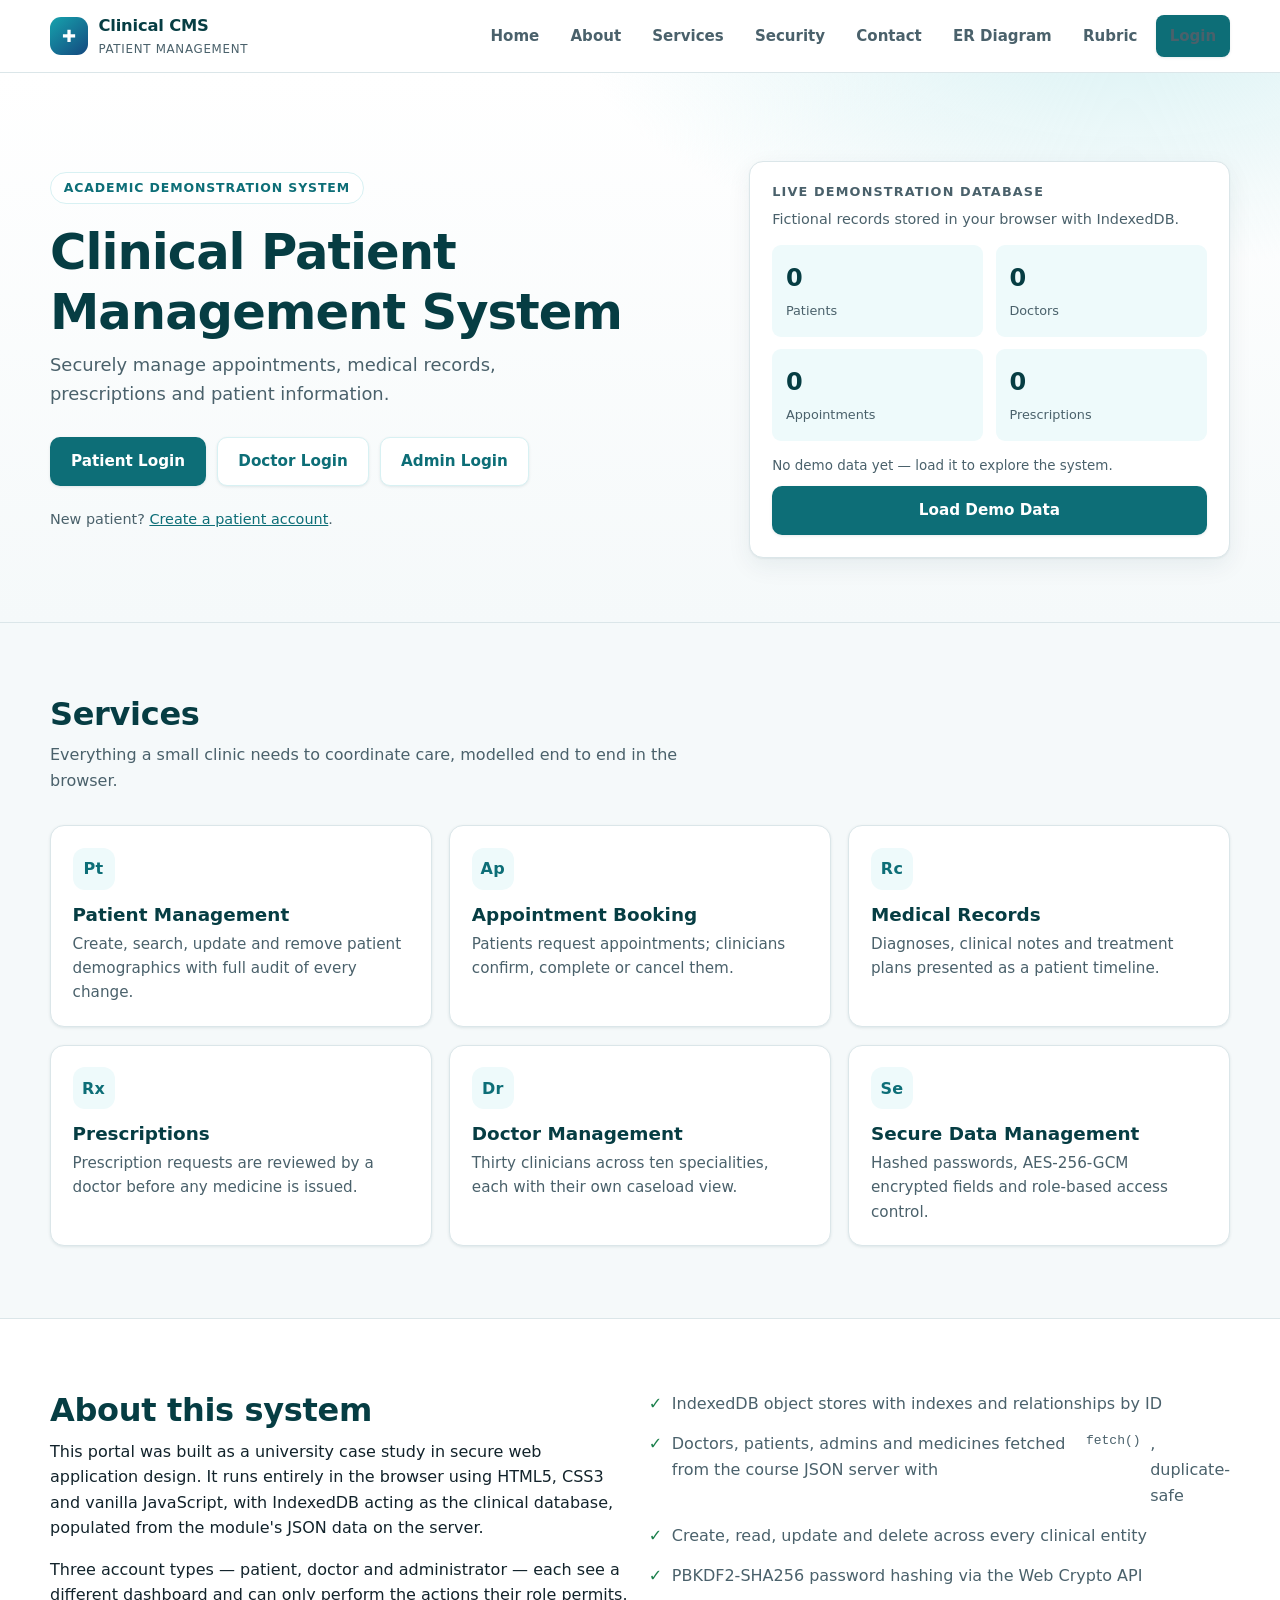
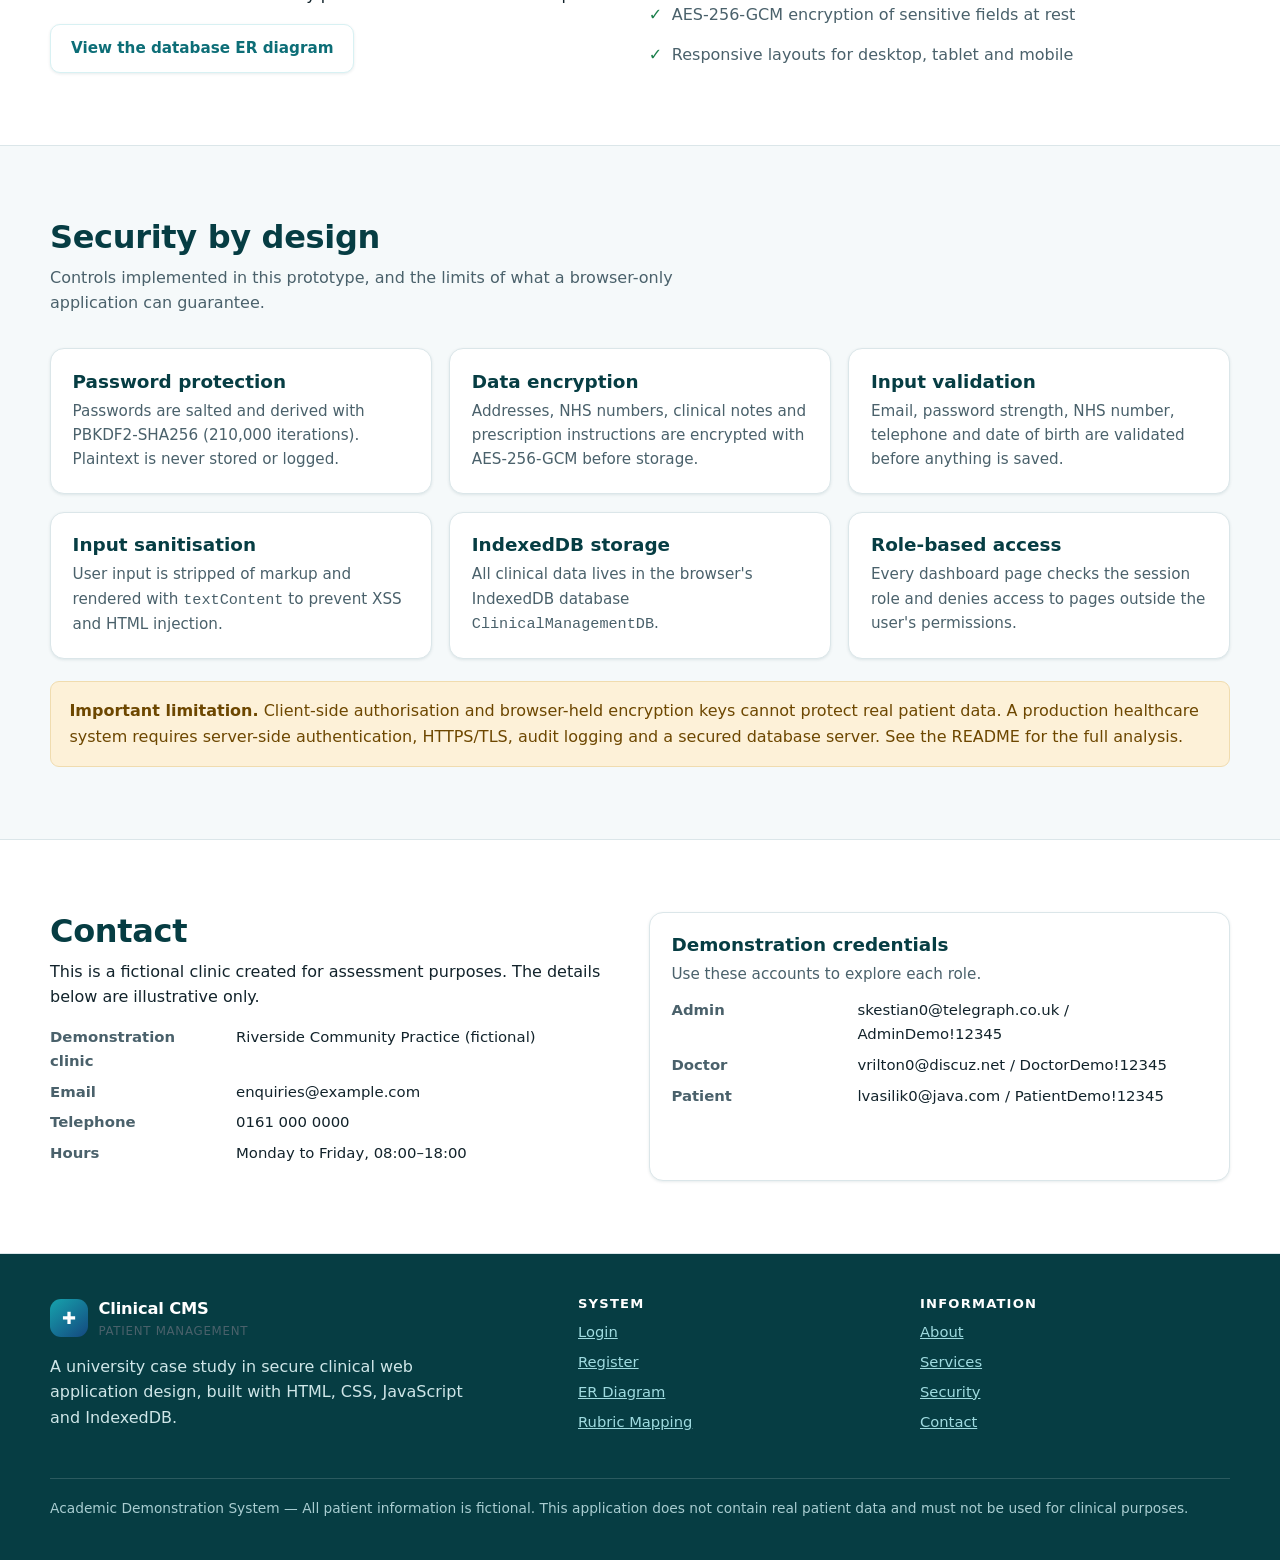
<file: app/clinic-website/index.html>
<!DOCTYPE html>
<html lang="en">
<head>
  <meta charset="utf-8" />
  <meta name="viewport" content="width=device-width, initial-scale=1" />
  <title>Clinical Patient Management System — Academic Demonstration</title>
  <meta name="description" content="Academic demonstration of a clinical patient management portal built with HTML, CSS, vanilla JavaScript and IndexedDB. All patient data is fictional." />
  <link rel="stylesheet" href="./css/style.css" />
  <link rel="stylesheet" href="./css/dashboard.css" />
  <link rel="stylesheet" href="./css/responsive.css" />
</head>
<body>
  <a class="skip-link" href="#main">Skip to main content</a>

  <header class="site-header">
    <div class="container">
      <a class="brand" href="index.html">
        <span class="brand-mark" aria-hidden="true">✚</span>
        <span class="brand-name">Clinical CMS<span class="brand-sub">Patient Management</span></span>
      </a>
      <button class="nav-toggle" type="button" aria-label="Toggle navigation">☰</button>
      <nav class="main-nav" aria-label="Main navigation">
        <a href="#home">Home</a>
        <a href="#about">About</a>
        <a href="#services">Services</a>
        <a href="#security">Security</a>
        <a href="#contact">Contact</a>
        <a href="er-diagram.html">ER Diagram</a>
        <a href="rubric.html">Rubric</a>
        <a class="btn btn-primary" href="login.html">Login</a>
      </nav>
    </div>
  </header>

  <main id="main">
    <!-- ---------------- Hero ---------------- -->
    <section class="hero" id="home">
      <div class="container hero-grid">
        <div>
          <span class="eyebrow">Academic demonstration system</span>
          <h1>Clinical Patient Management System</h1>
          <p class="lead">Securely manage appointments, medical records, prescriptions and patient information.</p>
          <div class="hero-actions">
            <a class="btn btn-primary" href="login.html?role=patient">Patient Login</a>
            <a class="btn btn-secondary" href="login.html?role=doctor">Doctor Login</a>
            <a class="btn btn-secondary" href="login.html?role=admin">Admin Login</a>
          </div>
          <p style="margin-top:1.4rem;font-size:.9rem;color:var(--ink-soft)">
            New patient? <a href="register.html">Create a patient account</a>.
          </p>
        </div>
        <aside class="hero-panel">
          <h3>Live demonstration database</h3>
          <p style="font-size:.9rem;color:var(--ink-soft);margin:.4rem 0 0">
            Fictional records stored in your browser with IndexedDB.
          </p>
          <div class="mini-stats" id="home-stats">
            <div class="mini-stat"><strong id="stat-patients">—</strong><span>Patients</span></div>
            <div class="mini-stat"><strong id="stat-doctors">—</strong><span>Doctors</span></div>
            <div class="mini-stat"><strong id="stat-appointments">—</strong><span>Appointments</span></div>
            <div class="mini-stat"><strong id="stat-prescriptions">—</strong><span>Prescriptions</span></div>
          </div>
          <p id="seed-status" style="font-size:.84rem;color:var(--ink-soft);margin:.9rem 0 .6rem">Checking local database…</p>
          <button class="btn btn-primary btn-block" id="load-demo" type="button">Load Demo Data</button>
        </aside>
      </div>
    </section>

    <!-- ---------------- Services ---------------- -->
    <section class="section" id="services">
      <div class="container">
        <div class="section-head">
          <h2>Services</h2>
          <p>Everything a small clinic needs to coordinate care, modelled end to end in the browser.</p>
        </div>
        <div class="grid-3">
          <article class="card"><div class="card-icon" aria-hidden="true">Pt</div><h3>Patient Management</h3><p>Create, search, update and remove patient demographics with full audit of every change.</p></article>
          <article class="card"><div class="card-icon" aria-hidden="true">Ap</div><h3>Appointment Booking</h3><p>Patients request appointments; clinicians confirm, complete or cancel them.</p></article>
          <article class="card"><div class="card-icon" aria-hidden="true">Rc</div><h3>Medical Records</h3><p>Diagnoses, clinical notes and treatment plans presented as a patient timeline.</p></article>
          <article class="card"><div class="card-icon" aria-hidden="true">Rx</div><h3>Prescriptions</h3><p>Prescription requests are reviewed by a doctor before any medicine is issued.</p></article>
          <article class="card"><div class="card-icon" aria-hidden="true">Dr</div><h3>Doctor Management</h3><p>Thirty clinicians across ten specialities, each with their own caseload view.</p></article>
          <article class="card"><div class="card-icon" aria-hidden="true">Se</div><h3>Secure Data Management</h3><p>Hashed passwords, AES-256-GCM encrypted fields and role-based access control.</p></article>
        </div>
      </div>
    </section>

    <!-- ---------------- About ---------------- -->
    <section class="section section-alt" id="about">
      <div class="container grid-2">
        <div>
          <h2>About this system</h2>
          <p>This portal was built as a university case study in secure web application design. It runs entirely in the browser using HTML5, CSS3 and vanilla JavaScript, with IndexedDB acting as the clinical database, populated from the module's JSON data on the server.</p>
          <p>Three account types — patient, doctor and administrator — each see a different dashboard and can only perform the actions their role permits.</p>
          <a class="btn btn-secondary" href="er-diagram.html">View the database ER diagram</a>
        </div>
        <ul class="check-list">
          <li>IndexedDB object stores with indexes and relationships by ID</li>
          <li>Doctors, patients, admins and medicines fetched from the course JSON server with <code>fetch()</code>, duplicate-safe</li>
          <li>Create, read, update and delete across every clinical entity</li>
          <li>PBKDF2-SHA256 password hashing via the Web Crypto API</li>
          <li>AES-256-GCM encryption of sensitive fields at rest</li>
          <li>Responsive layouts for desktop, tablet and mobile</li>
        </ul>
      </div>
    </section>

    <!-- ---------------- Security ---------------- -->
    <section class="section" id="security">
      <div class="container">
        <div class="section-head">
          <h2>Security by design</h2>
          <p>Controls implemented in this prototype, and the limits of what a browser-only application can guarantee.</p>
        </div>
        <div class="grid-3">
          <article class="card"><h3>Password protection</h3><p>Passwords are salted and derived with PBKDF2-SHA256 (210,000 iterations). Plaintext is never stored or logged.</p></article>
          <article class="card"><h3>Data encryption</h3><p>Addresses, NHS numbers, clinical notes and prescription instructions are encrypted with AES-256-GCM before storage.</p></article>
          <article class="card"><h3>Input validation</h3><p>Email, password strength, NHS number, telephone and date of birth are validated before anything is saved.</p></article>
          <article class="card"><h3>Input sanitisation</h3><p>User input is stripped of markup and rendered with <code>textContent</code> to prevent XSS and HTML injection.</p></article>
          <article class="card"><h3>IndexedDB storage</h3><p>All clinical data lives in the browser's IndexedDB database <code>ClinicalManagementDB</code>.</p></article>
          <article class="card"><h3>Role-based access</h3><p>Every dashboard page checks the session role and denies access to pages outside the user's permissions.</p></article>
        </div>
        <div class="note" style="margin-top:1.4rem">
          <strong>Important limitation.</strong> Client-side authorisation and browser-held encryption keys cannot protect real patient data. A production healthcare system requires server-side authentication, HTTPS/TLS, audit logging and a secured database server. See the README for the full analysis.
        </div>
      </div>
    </section>

    <!-- ---------------- Contact ---------------- -->
    <section class="section section-alt" id="contact">
      <div class="container grid-2">
        <div>
          <h2>Contact</h2>
          <p>This is a fictional clinic created for assessment purposes. The details below are illustrative only.</p>
          <dl class="kv">
            <dt>Demonstration clinic</dt><dd>Riverside Community Practice (fictional)</dd>
            <dt>Email</dt><dd>enquiries@example.com</dd>
            <dt>Telephone</dt><dd>0161 000 0000</dd>
            <dt>Hours</dt><dd>Monday to Friday, 08:00–18:00</dd>
          </dl>
        </div>
        <div class="card">
          <h3>Demonstration credentials</h3>
          <p>Use these accounts to explore each role.</p>
          <dl class="kv" style="margin-top:.8rem">
            <dt>Admin</dt><dd>skestian0@telegraph.co.uk / AdminDemo!12345</dd>
            <dt>Doctor</dt><dd>vrilton0@discuz.net / DoctorDemo!12345</dd>
            <dt>Patient</dt><dd>lvasilik0@java.com / PatientDemo!12345</dd>
          </dl>
        </div>
      </div>
    </section>
  </main>

  <footer class="site-footer">
    <div class="container">
      <div class="footer-grid">
        <div>
          <a class="brand" href="index.html" style="color:#fff">
            <span class="brand-mark" aria-hidden="true">✚</span>
            <span class="brand-name">Clinical CMS<span class="brand-sub">Patient Management</span></span>
          </a>
          <p style="margin-top:.8rem;max-width:42ch">A university case study in secure clinical web application design, built with HTML, CSS, JavaScript and IndexedDB.</p>
        </div>
        <div>
          <h4>System</h4>
          <ul>
            <li><a href="login.html">Login</a></li>
            <li><a href="register.html">Register</a></li>
            <li><a href="er-diagram.html">ER Diagram</a></li>
            <li><a href="rubric.html">Rubric Mapping</a></li>
          </ul>
        </div>
        <div>
          <h4>Information</h4>
          <ul>
            <li><a href="#about">About</a></li>
            <li><a href="#services">Services</a></li>
            <li><a href="#security">Security</a></li>
            <li><a href="#contact">Contact</a></li>
          </ul>
        </div>
      </div>
      <p class="disclaimer">Academic Demonstration System — All patient information is fictional. This application does not contain real patient data and must not be used for clinical purposes.</p>
    </div>
  </footer>

  <div id="toast-region" role="status" aria-live="polite"></div>

  <script src="./js/security.js"></script>
  <script src="./js/database.js"></script>
  <script src="./js/encryption.js"></script>
  <script src="./js/validation.js"></script>
  <script src="./js/auth.js"></script>
  <script src="./js/seed.js"></script>
  <script src="./js/data.js"></script>
  <script src="./js/app.js"></script>
  <script>
    /* Home page: show live database counts and offer the seeding action. */
    (async function initHome() {
      const status = document.getElementById("seed-status");
      const button = document.getElementById("load-demo");

      async function refresh() {
        try {
          const [patients, doctors, appointments, prescriptions] = await Promise.all([
            CMS_DB.countRecords("patients"),
            CMS_DB.countRecords("doctors"),
            CMS_DB.countRecords("appointments"),
            CMS_DB.countRecords("prescriptions"),
          ]);
          document.getElementById("stat-patients").textContent = patients;
          document.getElementById("stat-doctors").textContent = doctors;
          document.getElementById("stat-appointments").textContent = appointments;
          document.getElementById("stat-prescriptions").textContent = prescriptions;
          const seeded = await CMS_Seed.isSeeded();
          status.textContent = seeded
            ? "Demo database ready in this browser."
            : "No demo data yet — load it to explore the system.";
          button.disabled = seeded;
          button.textContent = seeded ? "Demo data already loaded" : "Load Demo Data";
        } catch (error) {
          console.error(error);
          status.textContent = "IndexedDB is unavailable in this browser.";
        }
      }

      try {
        await CMS_DB.initDatabase();
        await refresh();
      } catch (error) {
        console.error(error);
        status.textContent = "IndexedDB is unavailable in this browser.";
      }

      button.addEventListener("click", async () => {
        button.disabled = true;
        try {
          await CMS_Seed.loadDemoData((message) => { status.textContent = message; });
          CMS.toast("Demo data loaded successfully.", "success");
        } catch (error) {
          console.error(error);
          CMS.toast("Something went wrong while loading the demo data.", "error");
        }
        await refresh();
      });
    })();
  </script>
</body>
</html>
</file>
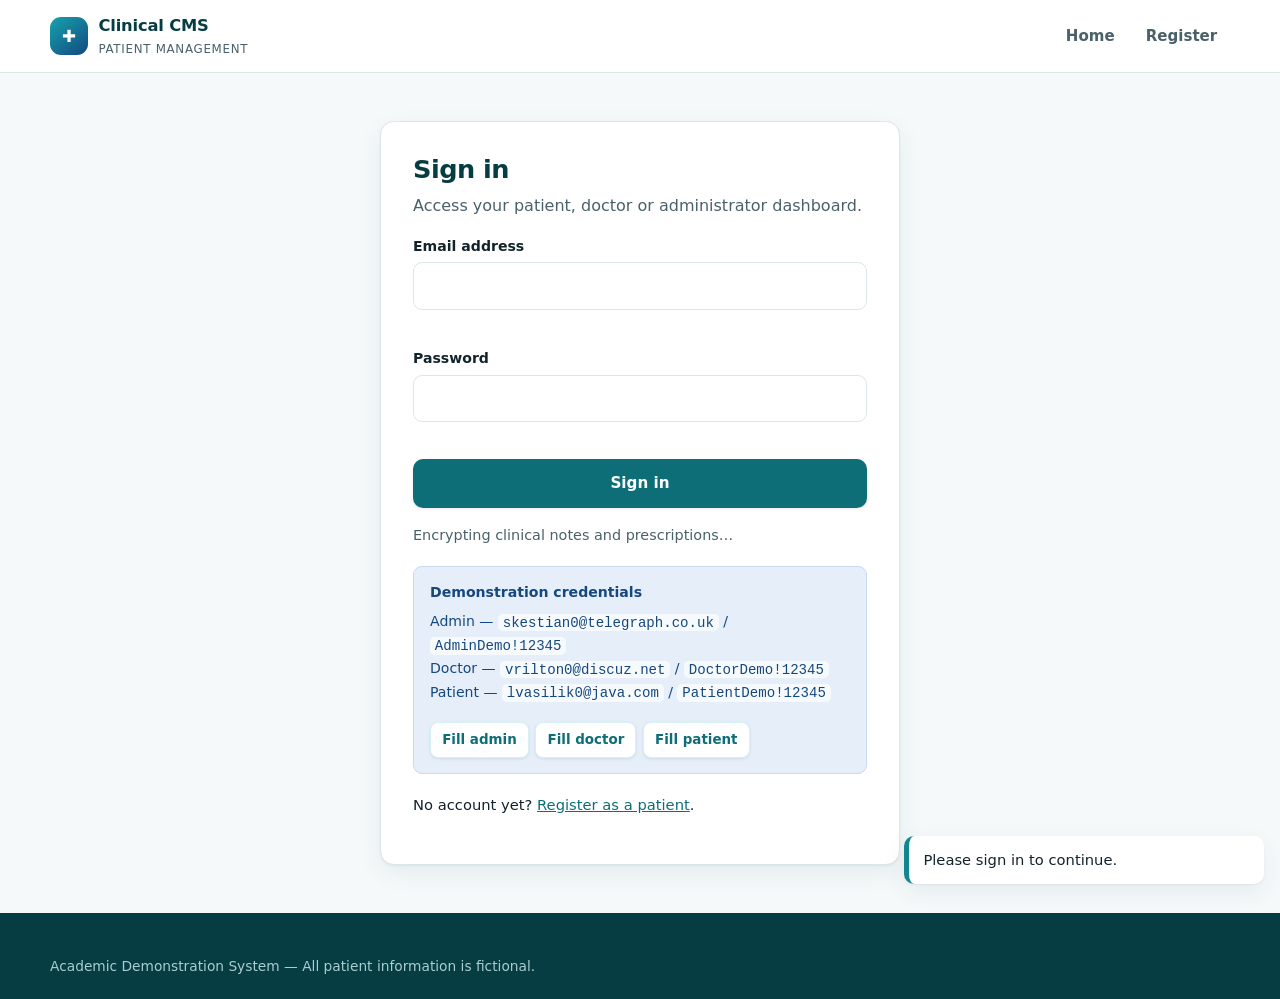
<file: app/clinic-website/admin.html>
<!DOCTYPE html>
<html lang="en">
<head>
  <meta charset="utf-8" />
  <meta name="viewport" content="width=device-width, initial-scale=1" />
  <title>Administrator Dashboard — Clinical Patient Management System</title>
  <meta name="description" content="Administrator Dashboard in the clinical patient management demonstration system. Academic project with fictional data only." />
  <link rel="stylesheet" href="./css/style.css" />
  <link rel="stylesheet" href="./css/dashboard.css" />
  <link rel="stylesheet" href="./css/responsive.css" />
</head>
<body>
  <a class="skip-link" href="#content">Skip to main content</a>
  <div class="app-shell">
    <aside class="sidebar" id="sidebar" aria-label="Sidebar"></aside>
    <div class="scrim" id="scrim" hidden></div>
    <div class="app-main">
      <header class="topbar" id="topbar"></header>
      <main class="content" id="content" tabindex="-1"></main>
      <footer style="padding:1rem 1.6rem;font-size:.82rem;color:var(--ink-soft)">
        Academic Demonstration System — All patient information is fictional.
      </footer>
    </div>
  </div>

  <div id="toast-region" role="status" aria-live="polite"></div>
  <div class="modal-backdrop" id="modal-root" hidden></div>

  <script src="./js/security.js"></script>
  <script src="./js/database.js"></script>
  <script src="./js/encryption.js"></script>
  <script src="./js/validation.js"></script>
  <script src="./js/auth.js"></script>
  <script src="./js/seed.js"></script>
  <script src="./js/data.js"></script>
  <script src="./js/app.js"></script>
  <script src="./js/admin.js"></script>
</body>
</html>
</file>
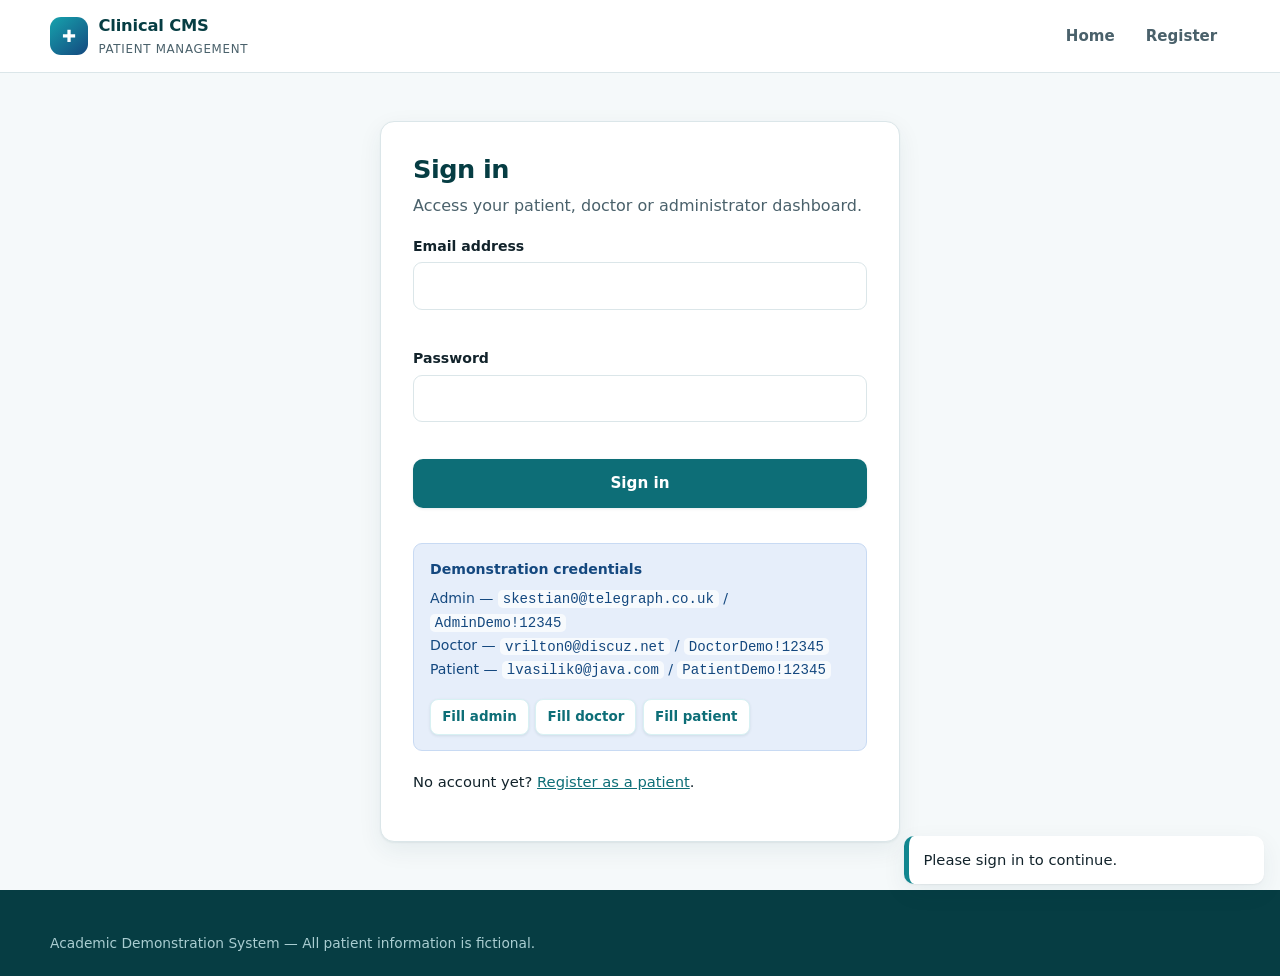
<file: app/clinic-website/appointments.html>
<!DOCTYPE html>
<html lang="en">
<head>
  <meta charset="utf-8" />
  <meta name="viewport" content="width=device-width, initial-scale=1" />
  <title>Appointments — Clinical Patient Management System</title>
  <meta name="description" content="Appointments in the clinical patient management demonstration system. Academic project with fictional data only." />
  <link rel="stylesheet" href="./css/style.css" />
  <link rel="stylesheet" href="./css/dashboard.css" />
  <link rel="stylesheet" href="./css/responsive.css" />
</head>
<body>
  <a class="skip-link" href="#content">Skip to main content</a>
  <div class="app-shell">
    <aside class="sidebar" id="sidebar" aria-label="Sidebar"></aside>
    <div class="scrim" id="scrim" hidden></div>
    <div class="app-main">
      <header class="topbar" id="topbar"></header>
      <main class="content" id="content" tabindex="-1"></main>
      <footer style="padding:1rem 1.6rem;font-size:.82rem;color:var(--ink-soft)">
        Academic Demonstration System — All patient information is fictional.
      </footer>
    </div>
  </div>

  <div id="toast-region" role="status" aria-live="polite"></div>
  <div class="modal-backdrop" id="modal-root" hidden></div>

  <script src="./js/security.js"></script>
  <script src="./js/database.js"></script>
  <script src="./js/encryption.js"></script>
  <script src="./js/validation.js"></script>
  <script src="./js/auth.js"></script>
  <script src="./js/seed.js"></script>
  <script src="./js/data.js"></script>
  <script src="./js/app.js"></script>
  <script src="./js/appointments.js"></script>
</body>
</html>
</file>
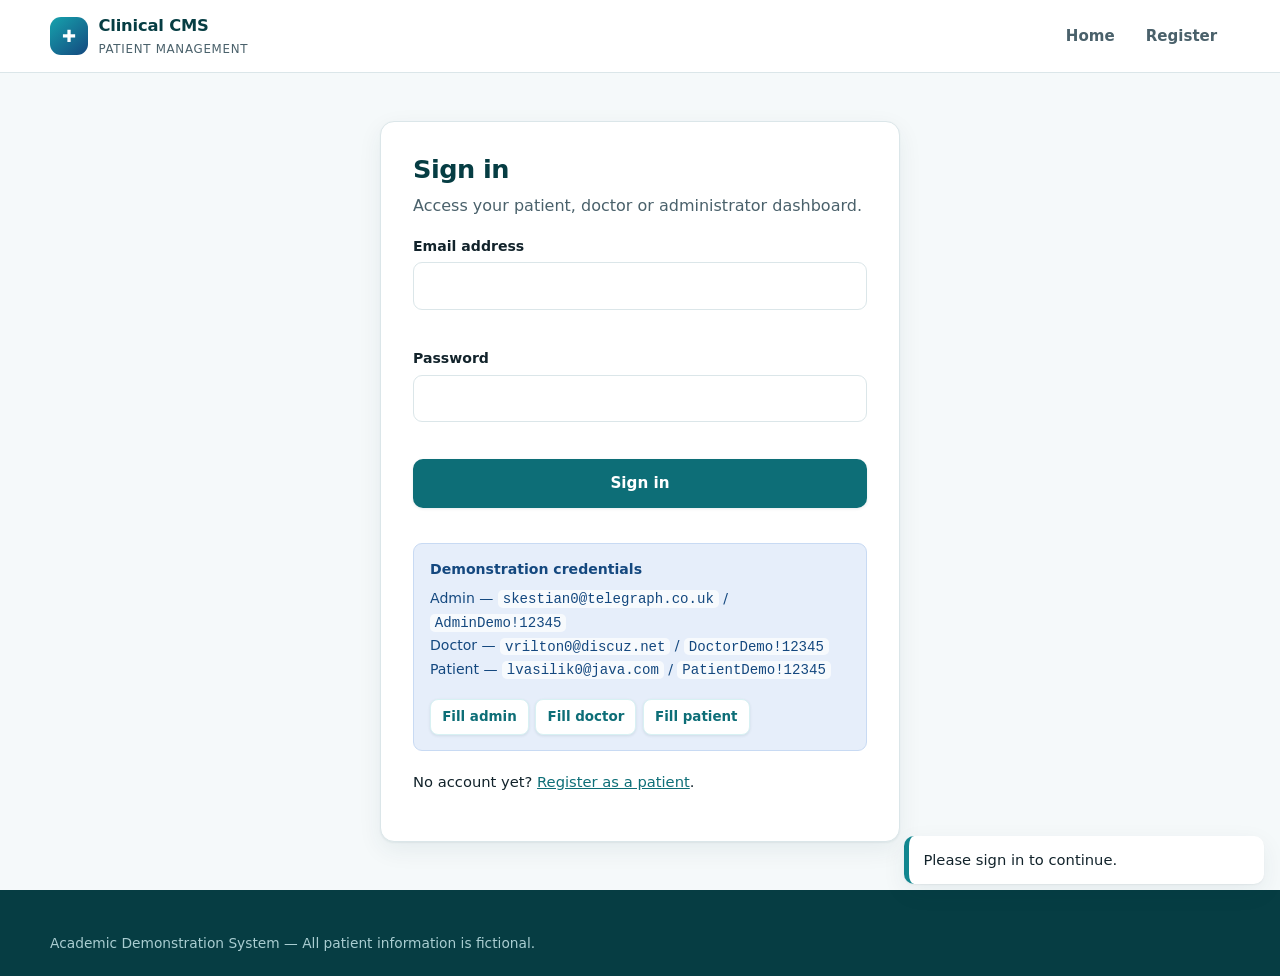
<file: app/clinic-website/doctor.html>
<!DOCTYPE html>
<html lang="en">
<head>
  <meta charset="utf-8" />
  <meta name="viewport" content="width=device-width, initial-scale=1" />
  <title>Doctor Dashboard — Clinical Patient Management System</title>
  <meta name="description" content="Doctor Dashboard in the clinical patient management demonstration system. Academic project with fictional data only." />
  <link rel="stylesheet" href="./css/style.css" />
  <link rel="stylesheet" href="./css/dashboard.css" />
  <link rel="stylesheet" href="./css/responsive.css" />
</head>
<body>
  <a class="skip-link" href="#content">Skip to main content</a>
  <div class="app-shell">
    <aside class="sidebar" id="sidebar" aria-label="Sidebar"></aside>
    <div class="scrim" id="scrim" hidden></div>
    <div class="app-main">
      <header class="topbar" id="topbar"></header>
      <main class="content" id="content" tabindex="-1"></main>
      <footer style="padding:1rem 1.6rem;font-size:.82rem;color:var(--ink-soft)">
        Academic Demonstration System — All patient information is fictional.
      </footer>
    </div>
  </div>

  <div id="toast-region" role="status" aria-live="polite"></div>
  <div class="modal-backdrop" id="modal-root" hidden></div>

  <script src="./js/security.js"></script>
  <script src="./js/database.js"></script>
  <script src="./js/encryption.js"></script>
  <script src="./js/validation.js"></script>
  <script src="./js/auth.js"></script>
  <script src="./js/seed.js"></script>
  <script src="./js/data.js"></script>
  <script src="./js/app.js"></script>
  <script src="./js/doctor.js"></script>
</body>
</html>
</file>
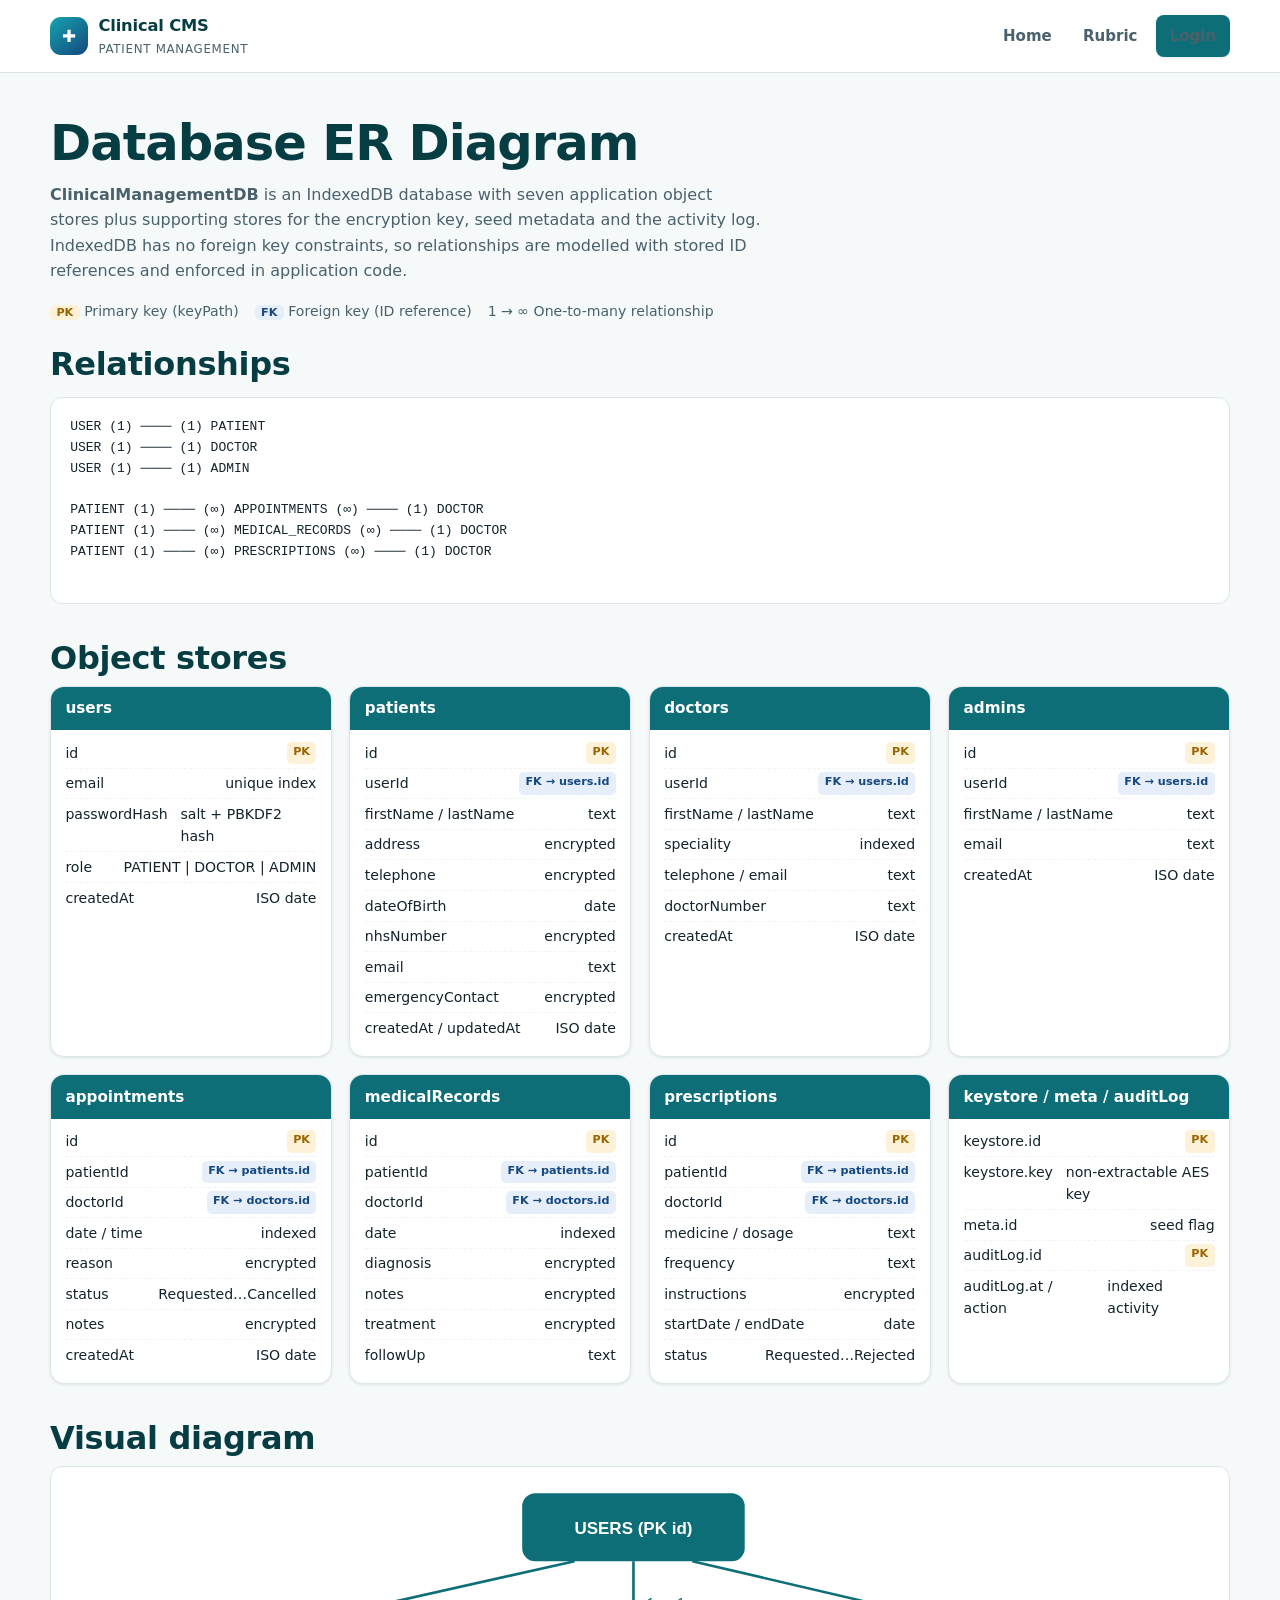
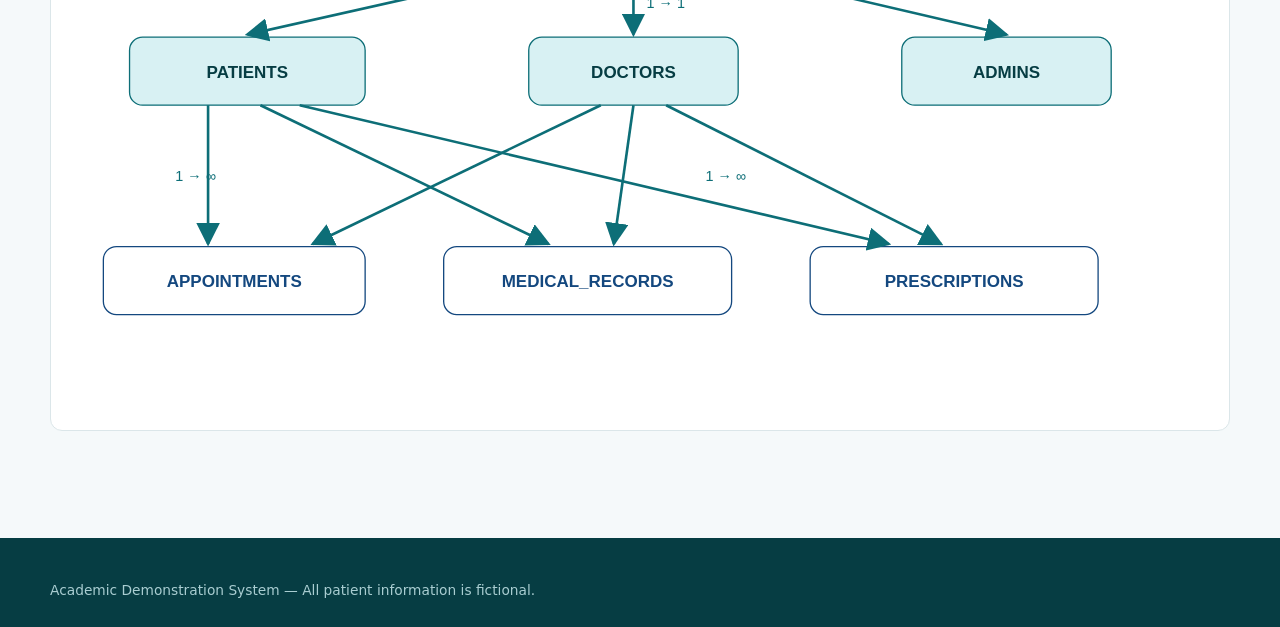
<file: app/clinic-website/er-diagram.html>
<!DOCTYPE html>
<html lang="en">
<head>
  <meta charset="utf-8" />
  <meta name="viewport" content="width=device-width, initial-scale=1" />
  <title>Database ER Diagram — Clinical Patient Management System</title>
  <meta name="description" content="Entity relationship diagram for the ClinicalManagementDB IndexedDB database: users, patients, doctors, admins, appointments, medical records and prescriptions." />
  <link rel="stylesheet" href="./css/style.css" />
  <link rel="stylesheet" href="./css/dashboard.css" />
  <link rel="stylesheet" href="./css/responsive.css" />
</head>
<body style="display:flex;flex-direction:column;min-height:100vh">
  <a class="skip-link" href="#main">Skip to main content</a>
  <header class="site-header">
    <div class="container">
      <a class="brand" href="index.html">
        <span class="brand-mark" aria-hidden="true">✚</span>
        <span class="brand-name">Clinical CMS<span class="brand-sub">Patient Management</span></span>
      </a>
      <button class="nav-toggle" type="button" aria-label="Toggle navigation">☰</button>
      <nav class="main-nav" aria-label="Main navigation">
        <a href="index.html">Home</a>
        <a href="rubric.html">Rubric</a>
        <a class="btn btn-primary" href="login.html">Login</a>
      </nav>
    </div>
  </header>

  <main id="main" class="container doc-page">
    <h1>Database ER Diagram</h1>
    <p style="max-width:70ch;color:var(--ink-soft)">
      <strong>ClinicalManagementDB</strong> is an IndexedDB database with seven application object stores plus
      supporting stores for the encryption key, seed metadata and the activity log. IndexedDB has no foreign key
      constraints, so relationships are modelled with stored ID references and enforced in application code.
    </p>

    <div class="er-legend">
      <span><span class="key key-pk">PK</span> Primary key (keyPath)</span>
      <span><span class="key key-fk">FK</span> Foreign key (ID reference)</span>
      <span>1 → ∞ One-to-many relationship</span>
    </div>

    <section aria-label="Relationship overview">
      <h2>Relationships</h2>
      <pre style="background:var(--white);border:1px solid var(--line);border-radius:12px;padding:1.2rem;overflow:auto">
USER (1) ──── (1) PATIENT
USER (1) ──── (1) DOCTOR
USER (1) ──── (1) ADMIN

PATIENT (1) ──── (∞) APPOINTMENTS (∞) ──── (1) DOCTOR
PATIENT (1) ──── (∞) MEDICAL_RECORDS (∞) ──── (1) DOCTOR
PATIENT (1) ──── (∞) PRESCRIPTIONS (∞) ──── (1) DOCTOR
      </pre>
    </section>

    <section aria-label="Object stores">
      <h2>Object stores</h2>
      <div class="er-board">
        <article class="er-table">
          <header>users</header>
          <ul>
            <li><span>id</span><span class="key key-pk">PK</span></li>
            <li><span>email</span><span>unique index</span></li>
            <li><span>passwordHash</span><span>salt + PBKDF2 hash</span></li>
            <li><span>role</span><span>PATIENT | DOCTOR | ADMIN</span></li>
            <li><span>createdAt</span><span>ISO date</span></li>
          </ul>
        </article>

        <article class="er-table">
          <header>patients</header>
          <ul>
            <li><span>id</span><span class="key key-pk">PK</span></li>
            <li><span>userId</span><span class="key key-fk">FK → users.id</span></li>
            <li><span>firstName / lastName</span><span>text</span></li>
            <li><span>address</span><span>encrypted</span></li>
            <li><span>telephone</span><span>encrypted</span></li>
            <li><span>dateOfBirth</span><span>date</span></li>
            <li><span>nhsNumber</span><span>encrypted</span></li>
            <li><span>email</span><span>text</span></li>
            <li><span>emergencyContact</span><span>encrypted</span></li>
            <li><span>createdAt / updatedAt</span><span>ISO date</span></li>
          </ul>
        </article>

        <article class="er-table">
          <header>doctors</header>
          <ul>
            <li><span>id</span><span class="key key-pk">PK</span></li>
            <li><span>userId</span><span class="key key-fk">FK → users.id</span></li>
            <li><span>firstName / lastName</span><span>text</span></li>
            <li><span>speciality</span><span>indexed</span></li>
            <li><span>telephone / email</span><span>text</span></li>
            <li><span>doctorNumber</span><span>text</span></li>
            <li><span>createdAt</span><span>ISO date</span></li>
          </ul>
        </article>

        <article class="er-table">
          <header>admins</header>
          <ul>
            <li><span>id</span><span class="key key-pk">PK</span></li>
            <li><span>userId</span><span class="key key-fk">FK → users.id</span></li>
            <li><span>firstName / lastName</span><span>text</span></li>
            <li><span>email</span><span>text</span></li>
            <li><span>createdAt</span><span>ISO date</span></li>
          </ul>
        </article>

        <article class="er-table">
          <header>appointments</header>
          <ul>
            <li><span>id</span><span class="key key-pk">PK</span></li>
            <li><span>patientId</span><span class="key key-fk">FK → patients.id</span></li>
            <li><span>doctorId</span><span class="key key-fk">FK → doctors.id</span></li>
            <li><span>date / time</span><span>indexed</span></li>
            <li><span>reason</span><span>encrypted</span></li>
            <li><span>status</span><span>Requested…Cancelled</span></li>
            <li><span>notes</span><span>encrypted</span></li>
            <li><span>createdAt</span><span>ISO date</span></li>
          </ul>
        </article>

        <article class="er-table">
          <header>medicalRecords</header>
          <ul>
            <li><span>id</span><span class="key key-pk">PK</span></li>
            <li><span>patientId</span><span class="key key-fk">FK → patients.id</span></li>
            <li><span>doctorId</span><span class="key key-fk">FK → doctors.id</span></li>
            <li><span>date</span><span>indexed</span></li>
            <li><span>diagnosis</span><span>encrypted</span></li>
            <li><span>notes</span><span>encrypted</span></li>
            <li><span>treatment</span><span>encrypted</span></li>
            <li><span>followUp</span><span>text</span></li>
          </ul>
        </article>

        <article class="er-table">
          <header>prescriptions</header>
          <ul>
            <li><span>id</span><span class="key key-pk">PK</span></li>
            <li><span>patientId</span><span class="key key-fk">FK → patients.id</span></li>
            <li><span>doctorId</span><span class="key key-fk">FK → doctors.id</span></li>
            <li><span>medicine / dosage</span><span>text</span></li>
            <li><span>frequency</span><span>text</span></li>
            <li><span>instructions</span><span>encrypted</span></li>
            <li><span>startDate / endDate</span><span>date</span></li>
            <li><span>status</span><span>Requested…Rejected</span></li>
          </ul>
        </article>

        <article class="er-table">
          <header>keystore / meta / auditLog</header>
          <ul>
            <li><span>keystore.id</span><span class="key key-pk">PK</span></li>
            <li><span>keystore.key</span><span>non-extractable AES key</span></li>
            <li><span>meta.id</span><span>seed flag</span></li>
            <li><span>auditLog.id</span><span class="key key-pk">PK</span></li>
            <li><span>auditLog.at / action</span><span>indexed activity</span></li>
          </ul>
        </article>
      </div>
    </section>

    <section aria-label="SVG diagram">
      <h2>Visual diagram</h2>
      <svg viewBox="0 0 900 430" role="img" aria-label="Entity relationship diagram showing users linked to patients, doctors and admins, and patients and doctors linked to appointments, medical records and prescriptions" style="width:100%;background:#fff;border:1px solid var(--line);border-radius:12px">
        <defs>
          <marker id="arrow" markerWidth="9" markerHeight="9" refX="8" refY="4.5" orient="auto">
            <path d="M0,0 L9,4.5 L0,9 z" fill="#0d6e77" />
          </marker>
        </defs>
        <g font-family="Segoe UI, sans-serif" font-size="13">
          <rect x="360" y="20" width="170" height="52" rx="10" fill="#0d6e77" />
          <text x="445" y="51" fill="#fff" text-anchor="middle" font-weight="700">USERS (PK id)</text>

          <rect x="60" y="130" width="180" height="52" rx="10" fill="#d8f1f3" stroke="#0d6e77" />
          <text x="150" y="161" text-anchor="middle" fill="#063d43" font-weight="700">PATIENTS</text>
          <rect x="365" y="130" width="160" height="52" rx="10" fill="#d8f1f3" stroke="#0d6e77" />
          <text x="445" y="161" text-anchor="middle" fill="#063d43" font-weight="700">DOCTORS</text>
          <rect x="650" y="130" width="160" height="52" rx="10" fill="#d8f1f3" stroke="#0d6e77" />
          <text x="730" y="161" text-anchor="middle" fill="#063d43" font-weight="700">ADMINS</text>

          <rect x="40" y="290" width="200" height="52" rx="10" fill="#fff" stroke="#14487f" />
          <text x="140" y="321" text-anchor="middle" fill="#14487f" font-weight="700">APPOINTMENTS</text>
          <rect x="300" y="290" width="220" height="52" rx="10" fill="#fff" stroke="#14487f" />
          <text x="410" y="321" text-anchor="middle" fill="#14487f" font-weight="700">MEDICAL_RECORDS</text>
          <rect x="580" y="290" width="220" height="52" rx="10" fill="#fff" stroke="#14487f" />
          <text x="690" y="321" text-anchor="middle" fill="#14487f" font-weight="700">PRESCRIPTIONS</text>

          <g stroke="#0d6e77" stroke-width="2" fill="none" marker-end="url(#arrow)">
            <path d="M400,72 L150,128" /><path d="M445,72 L445,128" /><path d="M490,72 L730,128" />
            <path d="M120,182 L120,288" /><path d="M160,182 L380,288" /><path d="M190,182 L640,288" />
            <path d="M420,182 L200,288" /><path d="M445,182 L430,288" /><path d="M470,182 L680,288" />
          </g>
          <text x="455" y="108" fill="#0d6e77" font-size="11">1 → 1</text>
          <text x="95" y="240" fill="#0d6e77" font-size="11">1 → ∞</text>
          <text x="500" y="240" fill="#0d6e77" font-size="11">1 → ∞</text>
        </g>
      </svg>
    </section>
  </main>

  <footer class="site-footer">
    <div class="container">
      <p class="disclaimer" style="margin:0;border:0;padding:0">Academic Demonstration System — All patient information is fictional.</p>
    </div>
  </footer>

  <script src="./js/security.js"></script>
  <script src="./js/database.js"></script>
  <script src="./js/encryption.js"></script>
  <script src="./js/validation.js"></script>
  <script src="./js/auth.js"></script>
  <script src="./js/seed.js"></script>
  <script src="./js/data.js"></script>
  <script src="./js/app.js"></script>
</body>
</html>
</file>
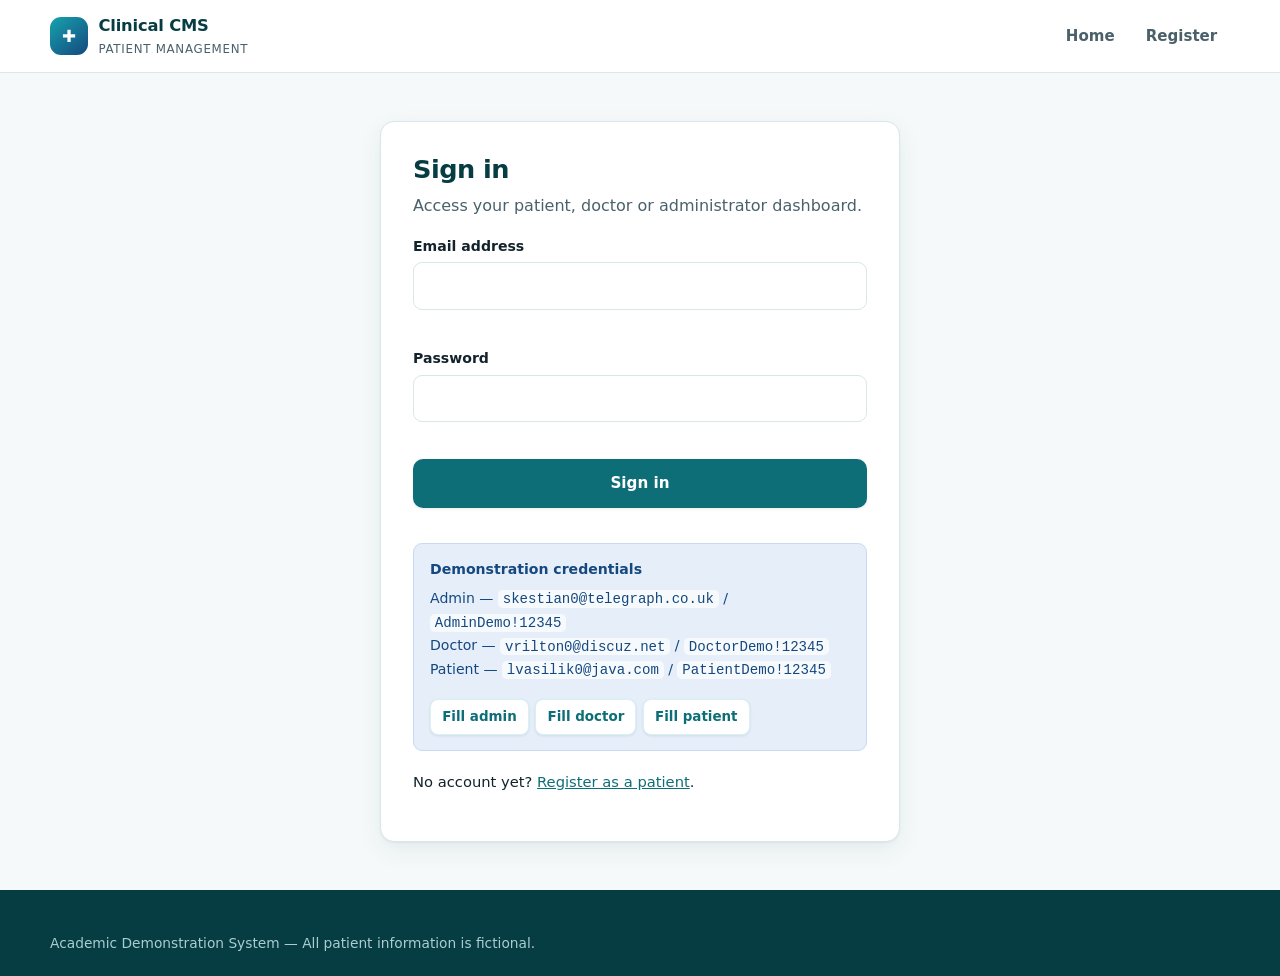
<file: app/clinic-website/login.html>
<!DOCTYPE html>
<html lang="en">
<head>
  <meta charset="utf-8" />
  <meta name="viewport" content="width=device-width, initial-scale=1" />
  <title>Sign in — Clinical Patient Management System</title>
  <meta name="description" content="Sign in to the clinical patient management demonstration portal as a patient, doctor or administrator." />
  <link rel="stylesheet" href="./css/style.css" />
  <link rel="stylesheet" href="./css/dashboard.css" />
  <link rel="stylesheet" href="./css/responsive.css" />
</head>
<body style="display:flex;flex-direction:column;min-height:100vh">
  <a class="skip-link" href="#main">Skip to main content</a>
  <header class="site-header">
    <div class="container">
      <a class="brand" href="index.html">
        <span class="brand-mark" aria-hidden="true">✚</span>
        <span class="brand-name">Clinical CMS<span class="brand-sub">Patient Management</span></span>
      </a>
      <nav class="main-nav" aria-label="Main navigation">
        <a href="index.html">Home</a>
        <a href="register.html">Register</a>
      </nav>
    </div>
  </header>

  <main id="main" class="container auth-wrap">
    <div class="auth-card">
      <h1 style="font-size:1.6rem">Sign in</h1>
      <p style="color:var(--ink-soft)">Access your patient, doctor or administrator dashboard.</p>

      <form id="login-form" class="form-grid" novalidate>
        <div class="field">
          <label for="email">Email address</label>
          <input id="email" name="email" type="email" autocomplete="username" required />
          <span class="error" role="alert"></span>
        </div>
        <div class="field">
          <label for="password">Password</label>
          <input id="password" name="password" type="password" autocomplete="current-password" required />
          <span class="error" role="alert"></span>
        </div>
        <button class="btn btn-primary btn-block" type="submit" id="submit">Sign in</button>
        <p id="form-status" style="margin:0;font-size:.9rem;color:var(--ink-soft)"></p>
      </form>

      <div class="demo-credentials">
        <strong>Demonstration credentials</strong>
        <div style="margin-top:.4rem">Admin — <code>skestian0@telegraph.co.uk</code> / <code>AdminDemo!12345</code></div>
        <div>Doctor — <code>vrilton0@discuz.net</code> / <code>DoctorDemo!12345</code></div>
        <div>Patient — <code>lvasilik0@java.com</code> / <code>PatientDemo!12345</code></div>
        <div style="display:flex;gap:.4rem;flex-wrap:wrap;margin-top:.6rem">
          <button class="btn btn-sm btn-secondary" type="button" data-fill="admin">Fill admin</button>
          <button class="btn btn-sm btn-secondary" type="button" data-fill="doctor">Fill doctor</button>
          <button class="btn btn-sm btn-secondary" type="button" data-fill="patient">Fill patient</button>
        </div>
      </div>

      <p style="margin-top:1.2rem;font-size:.92rem">No account yet? <a href="register.html">Register as a patient</a>.</p>
    </div>
  </main>

  <footer class="site-footer">
    <div class="container">
      <p class="disclaimer" style="margin:0;border:0;padding:0">Academic Demonstration System — All patient information is fictional.</p>
    </div>
  </footer>

  <div id="toast-region" role="status" aria-live="polite"></div>

  <script src="./js/security.js"></script>
  <script src="./js/database.js"></script>
  <script src="./js/encryption.js"></script>
  <script src="./js/validation.js"></script>
  <script src="./js/auth.js"></script>
  <script src="./js/seed.js"></script>
  <script src="./js/data.js"></script>
  <script src="./js/app.js"></script>
  <script>
    (async function initLogin() {
      CMS.flushFlash();
      const status = document.getElementById("form-status");
      const submit = document.getElementById("submit");
      const DEMO = {
        admin: ["skestian0@telegraph.co.uk", "AdminDemo!12345"],
        doctor: ["vrilton0@discuz.net", "DoctorDemo!12345"],
        patient: ["lvasilik0@java.com", "PatientDemo!12345"],
      };

      // Pre-fill from the landing page role buttons.
      const role = new URLSearchParams(location.search).get("role");
      if (DEMO[role]) document.getElementById("email").value = DEMO[role][0];

      document.querySelectorAll("[data-fill]").forEach((button) => {
        button.addEventListener("click", () => {
          const [email, password] = DEMO[button.dataset.fill];
          document.getElementById("email").value = email;
          document.getElementById("password").value = password;
        });
      });

      status.textContent = "Preparing the demonstration database…";
      submit.disabled = true;
      try {
        await CMS_Seed.ensureReady((message) => { status.textContent = message; });
        status.textContent = "";
      } catch (error) {
        console.error(error);
        status.textContent = "The local database could not be prepared. Please refresh the page.";
      }
      submit.disabled = false;

      document.getElementById("login-form").addEventListener("submit", async (event) => {
        event.preventDefault();
        const email = document.getElementById("email").value;
        const password = document.getElementById("password").value;

        const valid = CMS_Validate.apply({
          email: CMS_Validate.email(email),
          password: CMS_Validate.required(password, "Password"),
        });
        if (!valid) { CMS.toast("Please correct the highlighted fields.", "error"); return; }

        submit.disabled = true;
        status.textContent = "Verifying credentials…";
        try {
          const result = await CMS_Auth.login(email, password);
          if (!result.ok) {
            status.textContent = "";
            CMS.toast(result.message, "error");
            submit.disabled = false;
            return;
          }
          CMS.toast("Signed in successfully.", "success");
          window.location.href = result.redirect;
        } catch (error) {
          console.error(error);
          status.textContent = "";
          submit.disabled = false;
          CMS.toast("Something went wrong. Please try again.", "error");
        }
      });
    })();
  </script>
</body>
</html>
</file>
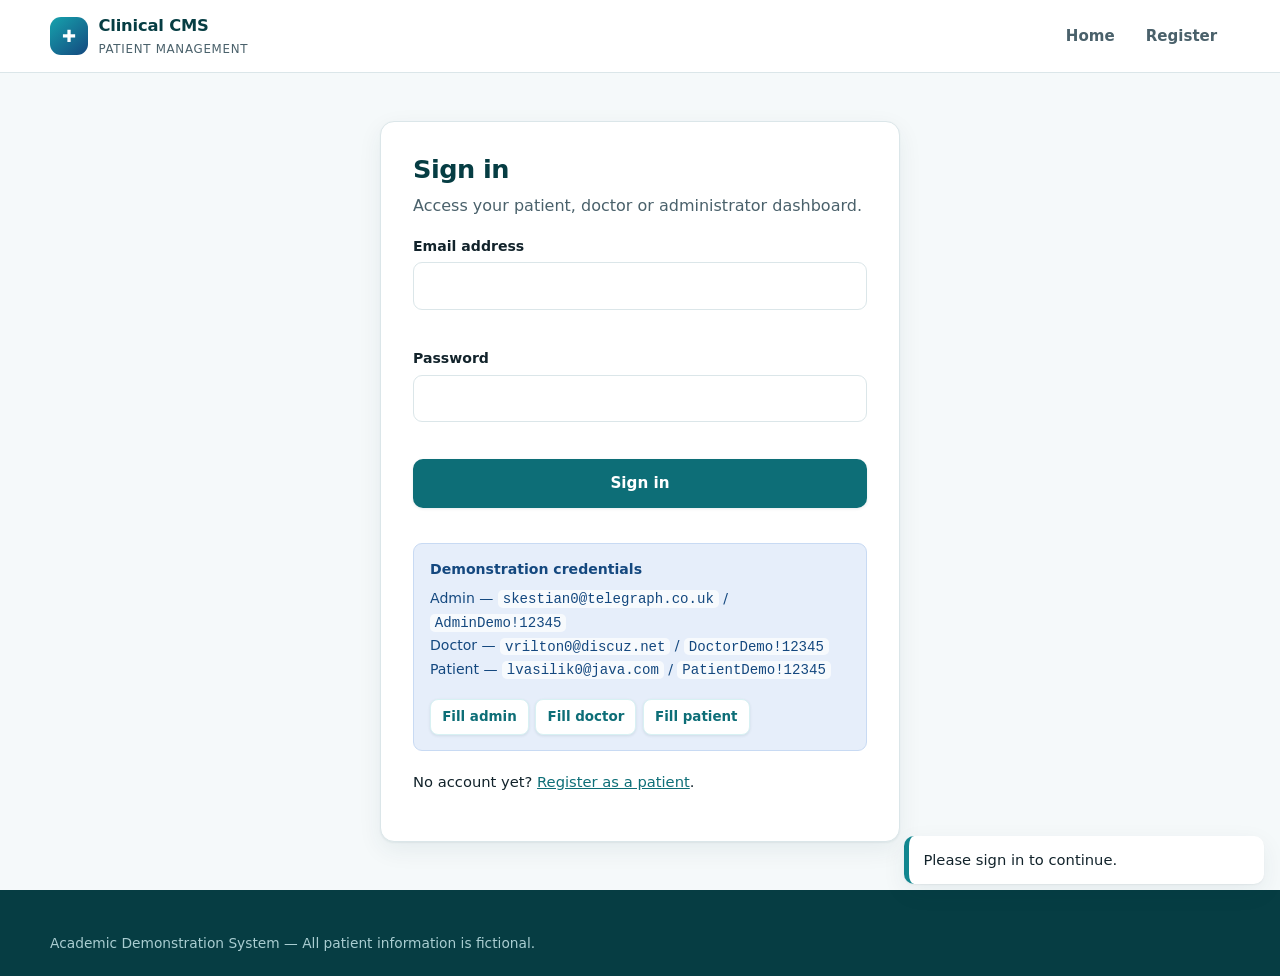
<file: app/clinic-website/medical-records.html>
<!DOCTYPE html>
<html lang="en">
<head>
  <meta charset="utf-8" />
  <meta name="viewport" content="width=device-width, initial-scale=1" />
  <title>Medical Records — Clinical Patient Management System</title>
  <meta name="description" content="Medical Records in the clinical patient management demonstration system. Academic project with fictional data only." />
  <link rel="stylesheet" href="./css/style.css" />
  <link rel="stylesheet" href="./css/dashboard.css" />
  <link rel="stylesheet" href="./css/responsive.css" />
</head>
<body>
  <a class="skip-link" href="#content">Skip to main content</a>
  <div class="app-shell">
    <aside class="sidebar" id="sidebar" aria-label="Sidebar"></aside>
    <div class="scrim" id="scrim" hidden></div>
    <div class="app-main">
      <header class="topbar" id="topbar"></header>
      <main class="content" id="content" tabindex="-1"></main>
      <footer style="padding:1rem 1.6rem;font-size:.82rem;color:var(--ink-soft)">
        Academic Demonstration System — All patient information is fictional.
      </footer>
    </div>
  </div>

  <div id="toast-region" role="status" aria-live="polite"></div>
  <div class="modal-backdrop" id="modal-root" hidden></div>

  <script src="./js/security.js"></script>
  <script src="./js/database.js"></script>
  <script src="./js/encryption.js"></script>
  <script src="./js/validation.js"></script>
  <script src="./js/auth.js"></script>
  <script src="./js/seed.js"></script>
  <script src="./js/data.js"></script>
  <script src="./js/app.js"></script>
  <script src="./js/records.js"></script>
</body>
</html>
</file>
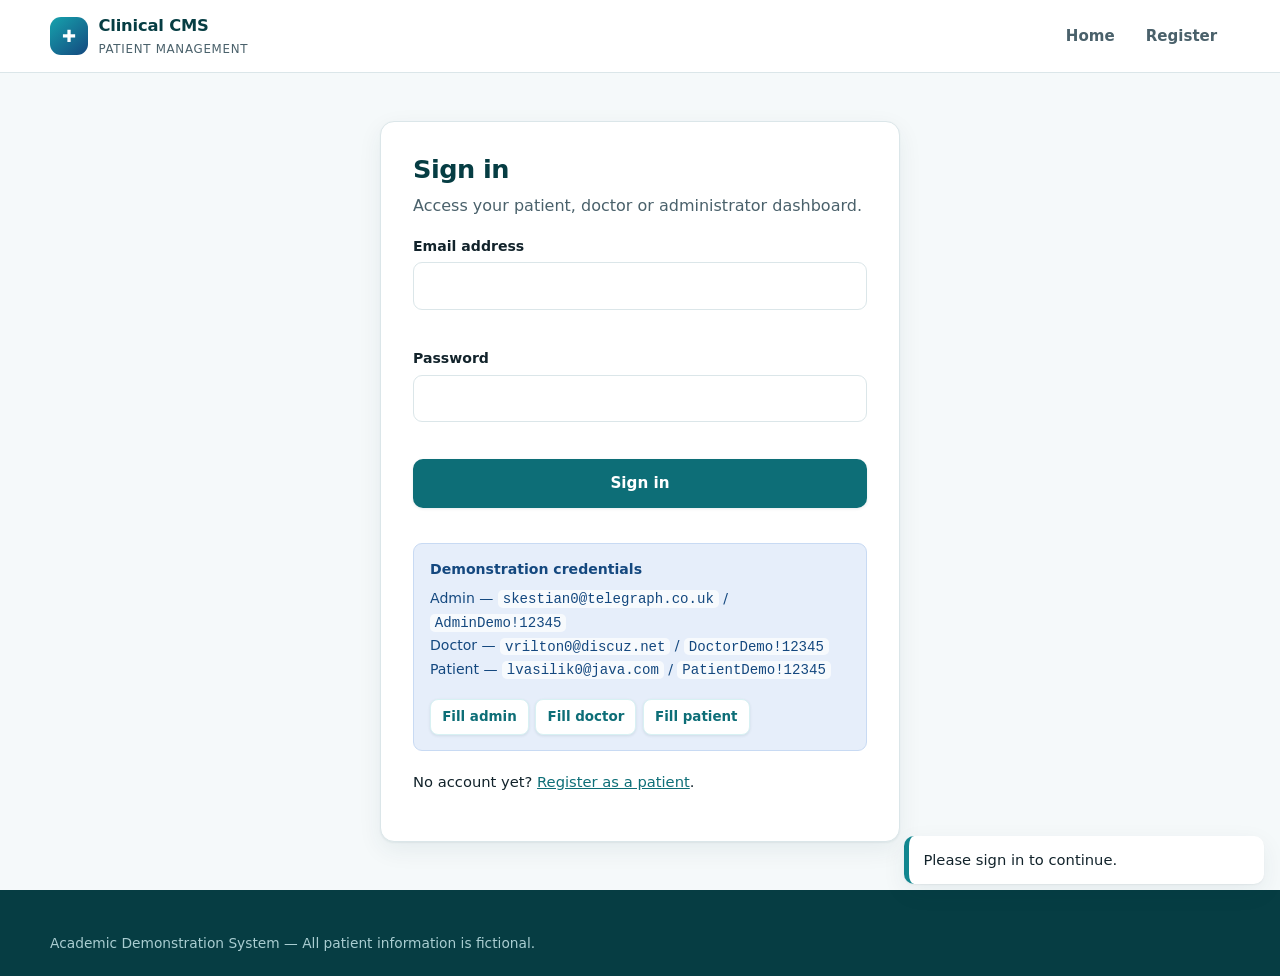
<file: app/clinic-website/patient.html>
<!DOCTYPE html>
<html lang="en">
<head>
  <meta charset="utf-8" />
  <meta name="viewport" content="width=device-width, initial-scale=1" />
  <title>Patient Dashboard — Clinical Patient Management System</title>
  <meta name="description" content="Patient Dashboard in the clinical patient management demonstration system. Academic project with fictional data only." />
  <link rel="stylesheet" href="./css/style.css" />
  <link rel="stylesheet" href="./css/dashboard.css" />
  <link rel="stylesheet" href="./css/responsive.css" />
</head>
<body>
  <a class="skip-link" href="#content">Skip to main content</a>
  <div class="app-shell">
    <aside class="sidebar" id="sidebar" aria-label="Sidebar"></aside>
    <div class="scrim" id="scrim" hidden></div>
    <div class="app-main">
      <header class="topbar" id="topbar"></header>
      <main class="content" id="content" tabindex="-1"></main>
      <footer style="padding:1rem 1.6rem;font-size:.82rem;color:var(--ink-soft)">
        Academic Demonstration System — All patient information is fictional.
      </footer>
    </div>
  </div>

  <div id="toast-region" role="status" aria-live="polite"></div>
  <div class="modal-backdrop" id="modal-root" hidden></div>

  <script src="./js/security.js"></script>
  <script src="./js/database.js"></script>
  <script src="./js/encryption.js"></script>
  <script src="./js/validation.js"></script>
  <script src="./js/auth.js"></script>
  <script src="./js/seed.js"></script>
  <script src="./js/data.js"></script>
  <script src="./js/app.js"></script>
  <script src="./js/patient.js"></script>
</body>
</html>
</file>
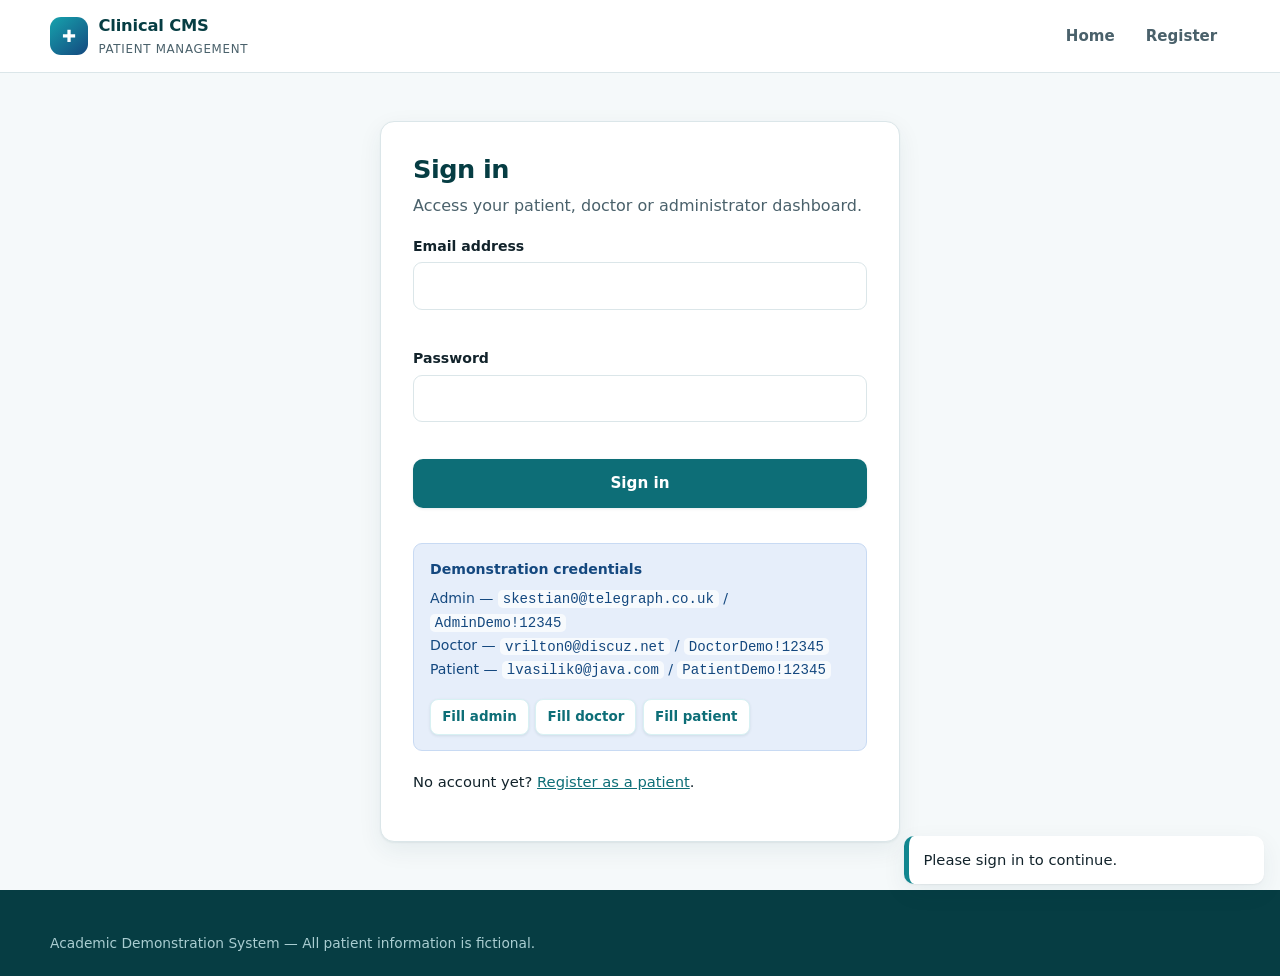
<file: app/clinic-website/patients.html>
<!DOCTYPE html>
<html lang="en">
<head>
  <meta charset="utf-8" />
  <meta name="viewport" content="width=device-width, initial-scale=1" />
  <title>Patients — Clinical Patient Management System</title>
  <meta name="description" content="Patients in the clinical patient management demonstration system. Academic project with fictional data only." />
  <link rel="stylesheet" href="./css/style.css" />
  <link rel="stylesheet" href="./css/dashboard.css" />
  <link rel="stylesheet" href="./css/responsive.css" />
</head>
<body>
  <a class="skip-link" href="#content">Skip to main content</a>
  <div class="app-shell">
    <aside class="sidebar" id="sidebar" aria-label="Sidebar"></aside>
    <div class="scrim" id="scrim" hidden></div>
    <div class="app-main">
      <header class="topbar" id="topbar"></header>
      <main class="content" id="content" tabindex="-1"></main>
      <footer style="padding:1rem 1.6rem;font-size:.82rem;color:var(--ink-soft)">
        Academic Demonstration System — All patient information is fictional.
      </footer>
    </div>
  </div>

  <div id="toast-region" role="status" aria-live="polite"></div>
  <div class="modal-backdrop" id="modal-root" hidden></div>

  <script src="./js/security.js"></script>
  <script src="./js/database.js"></script>
  <script src="./js/encryption.js"></script>
  <script src="./js/validation.js"></script>
  <script src="./js/auth.js"></script>
  <script src="./js/seed.js"></script>
  <script src="./js/data.js"></script>
  <script src="./js/app.js"></script>
  <script src="./js/patients.js"></script>
</body>
</html>
</file>
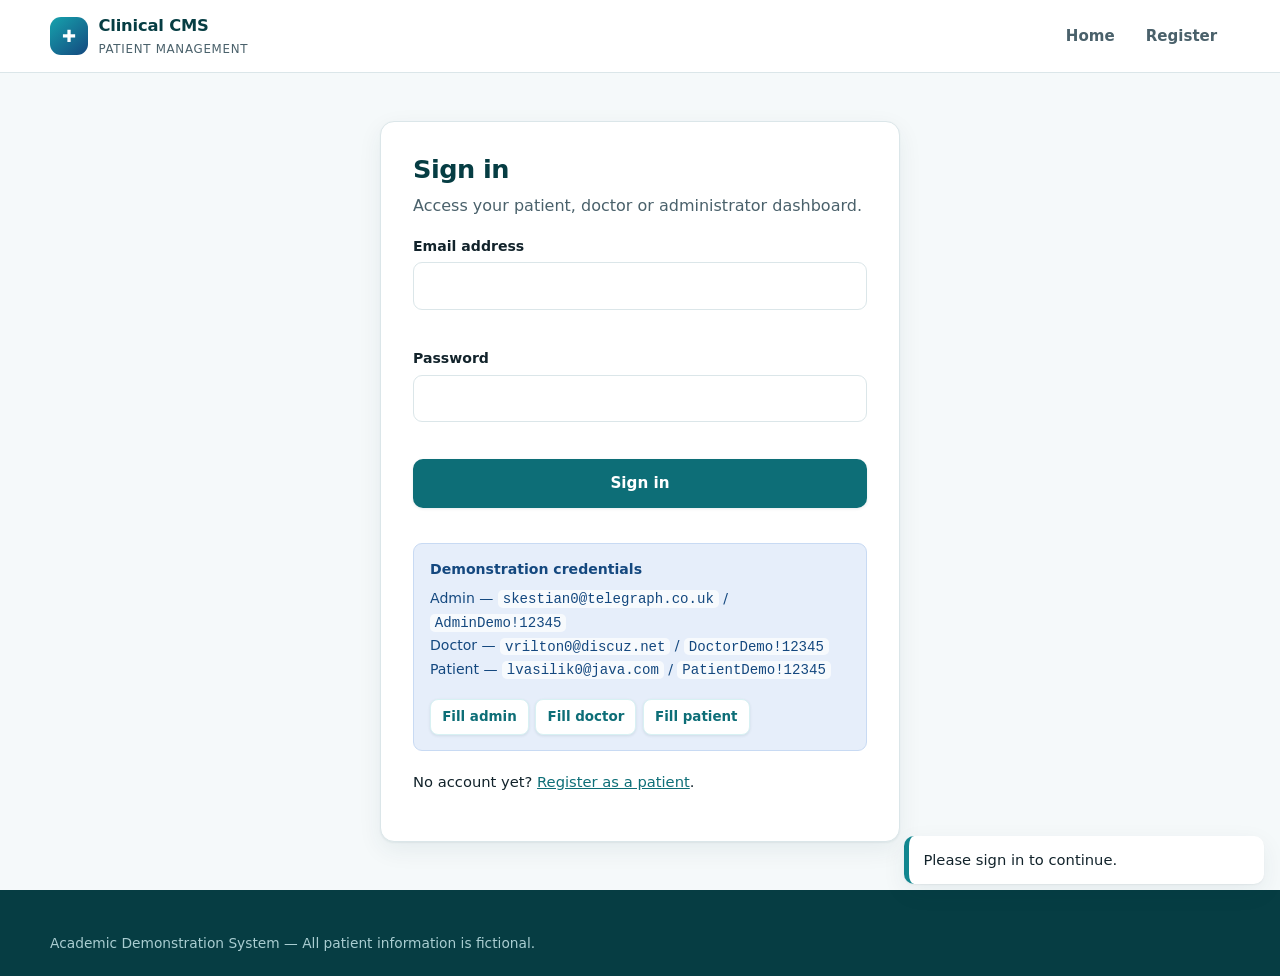
<file: app/clinic-website/prescriptions.html>
<!DOCTYPE html>
<html lang="en">
<head>
  <meta charset="utf-8" />
  <meta name="viewport" content="width=device-width, initial-scale=1" />
  <title>Prescriptions — Clinical Patient Management System</title>
  <meta name="description" content="Prescriptions in the clinical patient management demonstration system. Academic project with fictional data only." />
  <link rel="stylesheet" href="./css/style.css" />
  <link rel="stylesheet" href="./css/dashboard.css" />
  <link rel="stylesheet" href="./css/responsive.css" />
</head>
<body>
  <a class="skip-link" href="#content">Skip to main content</a>
  <div class="app-shell">
    <aside class="sidebar" id="sidebar" aria-label="Sidebar"></aside>
    <div class="scrim" id="scrim" hidden></div>
    <div class="app-main">
      <header class="topbar" id="topbar"></header>
      <main class="content" id="content" tabindex="-1"></main>
      <footer style="padding:1rem 1.6rem;font-size:.82rem;color:var(--ink-soft)">
        Academic Demonstration System — All patient information is fictional.
      </footer>
    </div>
  </div>

  <div id="toast-region" role="status" aria-live="polite"></div>
  <div class="modal-backdrop" id="modal-root" hidden></div>

  <script src="./js/security.js"></script>
  <script src="./js/database.js"></script>
  <script src="./js/encryption.js"></script>
  <script src="./js/validation.js"></script>
  <script src="./js/auth.js"></script>
  <script src="./js/seed.js"></script>
  <script src="./js/data.js"></script>
  <script src="./js/app.js"></script>
  <script src="./js/prescriptions.js"></script>
</body>
</html>
</file>
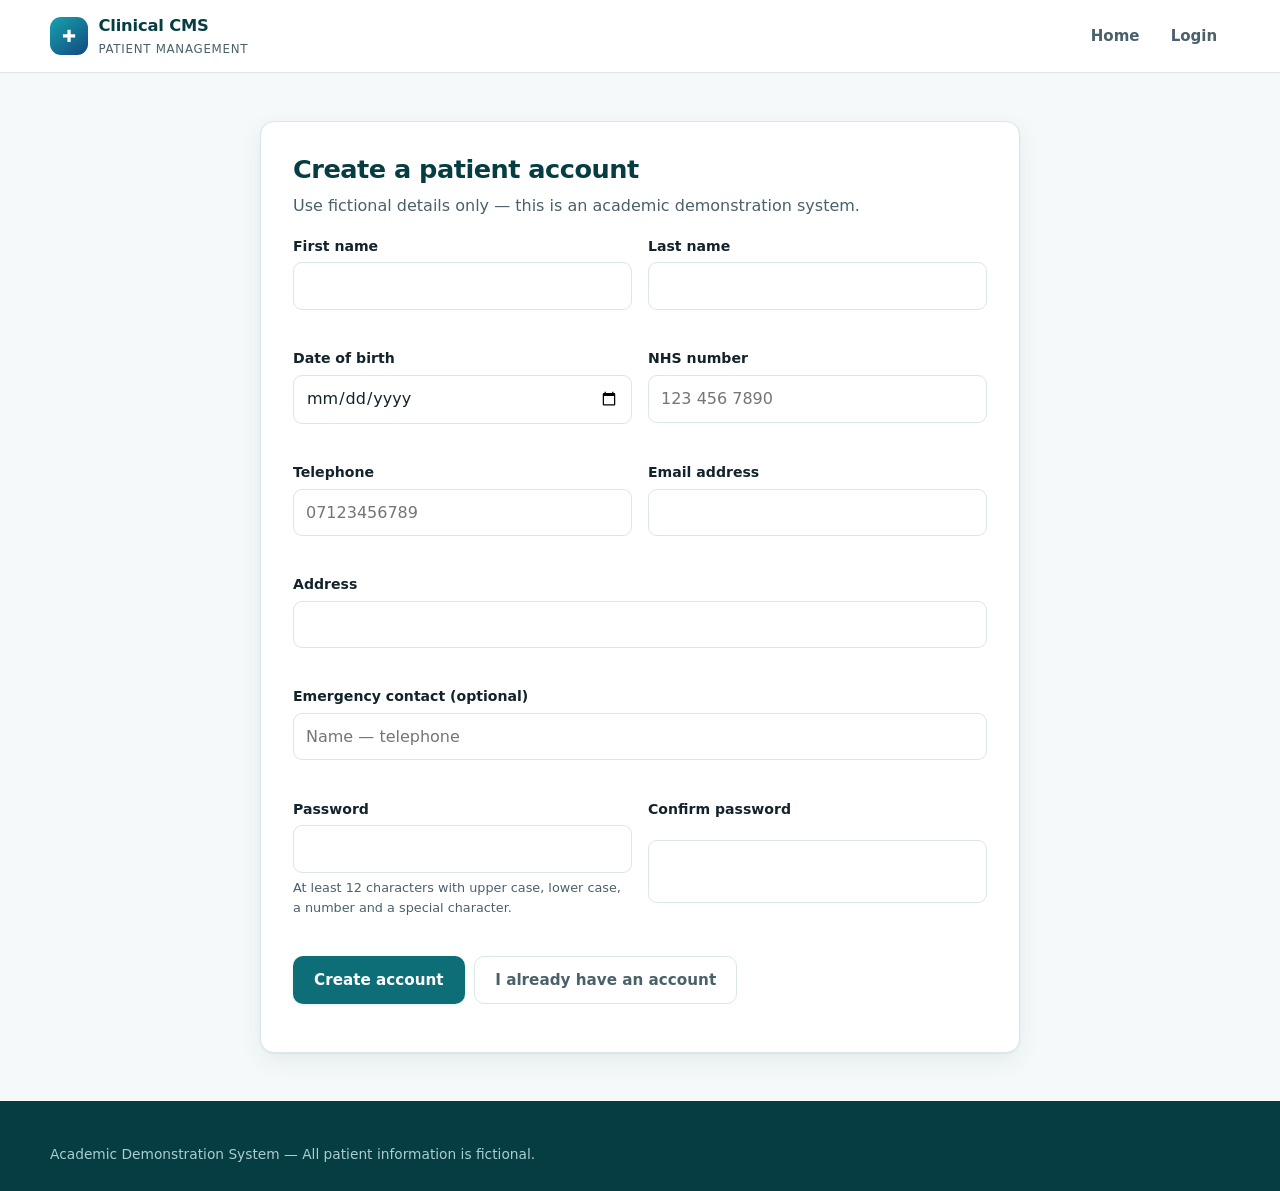
<file: app/clinic-website/register.html>
<!DOCTYPE html>
<html lang="en">
<head>
  <meta charset="utf-8" />
  <meta name="viewport" content="width=device-width, initial-scale=1" />
  <title>Register — Clinical Patient Management System</title>
  <meta name="description" content="Create a demonstration patient account for the clinical patient management system." />
  <link rel="stylesheet" href="./css/style.css" />
  <link rel="stylesheet" href="./css/dashboard.css" />
  <link rel="stylesheet" href="./css/responsive.css" />
</head>
<body style="display:flex;flex-direction:column;min-height:100vh">
  <a class="skip-link" href="#main">Skip to main content</a>
  <header class="site-header">
    <div class="container">
      <a class="brand" href="index.html">
        <span class="brand-mark" aria-hidden="true">✚</span>
        <span class="brand-name">Clinical CMS<span class="brand-sub">Patient Management</span></span>
      </a>
      <nav class="main-nav" aria-label="Main navigation">
        <a href="index.html">Home</a>
        <a href="login.html">Login</a>
      </nav>
    </div>
  </header>

  <main id="main" class="container auth-wrap">
    <div class="auth-card" style="width:min(760px,100%)">
      <h1 style="font-size:1.6rem">Create a patient account</h1>
      <p style="color:var(--ink-soft)">Use fictional details only — this is an academic demonstration system.</p>

      <form id="register-form" class="form-grid two" novalidate>
        <div class="field"><label for="firstName">First name</label><input id="firstName" type="text" required /><span class="error" role="alert"></span></div>
        <div class="field"><label for="lastName">Last name</label><input id="lastName" type="text" required /><span class="error" role="alert"></span></div>
        <div class="field"><label for="dateOfBirth">Date of birth</label><input id="dateOfBirth" type="date" required /><span class="error" role="alert"></span></div>
        <div class="field"><label for="nhsNumber">NHS number</label><input id="nhsNumber" type="text" placeholder="123 456 7890" required /><span class="error" role="alert"></span></div>
        <div class="field"><label for="telephone">Telephone</label><input id="telephone" type="tel" placeholder="07123456789" required /><span class="error" role="alert"></span></div>
        <div class="field"><label for="email">Email address</label><input id="email" type="email" autocomplete="username" required /><span class="error" role="alert"></span></div>
        <div class="field" style="grid-column:1/-1"><label for="address">Address</label><input id="address" type="text" required /><span class="error" role="alert"></span></div>
        <div class="field" style="grid-column:1/-1"><label for="emergencyContact">Emergency contact (optional)</label><input id="emergencyContact" type="text" placeholder="Name — telephone" /><span class="error" role="alert"></span></div>
        <div class="field">
          <label for="password">Password</label>
          <input id="password" type="password" autocomplete="new-password" required />
          <span class="hint">At least 12 characters with upper case, lower case, a number and a special character.</span>
          <span class="error" role="alert"></span>
        </div>
        <div class="field"><label for="confirmPassword">Confirm password</label><input id="confirmPassword" type="password" autocomplete="new-password" required /><span class="error" role="alert"></span></div>
        <div style="grid-column:1/-1;display:flex;gap:.6rem;flex-wrap:wrap">
          <button class="btn btn-primary" type="submit" id="submit">Create account</button>
          <a class="btn btn-ghost" href="login.html">I already have an account</a>
        </div>
        <p id="form-status" style="grid-column:1/-1;margin:0;font-size:.9rem;color:var(--ink-soft)"></p>
      </form>
    </div>
  </main>

  <footer class="site-footer">
    <div class="container">
      <p class="disclaimer" style="margin:0;border:0;padding:0">Academic Demonstration System — All patient information is fictional.</p>
    </div>
  </footer>

  <div id="toast-region" role="status" aria-live="polite"></div>

  <script src="./js/security.js"></script>
  <script src="./js/database.js"></script>
  <script src="./js/encryption.js"></script>
  <script src="./js/validation.js"></script>
  <script src="./js/auth.js"></script>
  <script src="./js/seed.js"></script>
  <script src="./js/data.js"></script>
  <script src="./js/app.js"></script>
  <script>
    (async function initRegister() {
      const status = document.getElementById("form-status");
      const submit = document.getElementById("submit");
      try { await CMS_Seed.ensureReady(); } catch (error) { console.error(error); }

      document.getElementById("register-form").addEventListener("submit", async (event) => {
        event.preventDefault();
        const value = (id) => document.getElementById(id).value;

        const valid = CMS_Validate.apply({
          firstName: CMS_Validate.name(value("firstName"), "First name"),
          lastName: CMS_Validate.name(value("lastName"), "Last name"),
          dateOfBirth: CMS_Validate.dateOfBirth(value("dateOfBirth")),
          nhsNumber: CMS_Validate.nhsNumber(value("nhsNumber")),
          telephone: CMS_Validate.telephone(value("telephone")),
          email: CMS_Validate.email(value("email")),
          address: CMS_Validate.minLength(value("address"), 6, "Address"),
          password: CMS_Validate.password(value("password")),
          confirmPassword: CMS_Validate.passwordsMatch(value("password"), value("confirmPassword")),
        });
        if (!valid) { CMS.toast("Please correct the highlighted fields.", "error"); return; }

        submit.disabled = true;
        status.textContent = "Creating your account…";
        try {
          const result = await CMS_Auth.registerPatient({
            firstName: value("firstName"),
            lastName: value("lastName"),
            dateOfBirth: value("dateOfBirth"),
            nhsNumber: value("nhsNumber"),
            telephone: value("telephone"),
            email: value("email"),
            address: value("address"),
            emergencyContact: value("emergencyContact"),
            password: value("password"),
          });
          status.textContent = "";
          if (!result.ok) { CMS.toast(result.message, "error"); submit.disabled = false; return; }
          CMS.toast("Account created successfully. Redirecting to sign in…", "success");
          setTimeout(() => { window.location.href = "login.html"; }, 1400);
        } catch (error) {
          console.error(error);
          status.textContent = "";
          submit.disabled = false;
          CMS.toast("Something went wrong. Please try again.", "error");
        }
      });
    })();
  </script>
</body>
</html>
</file>
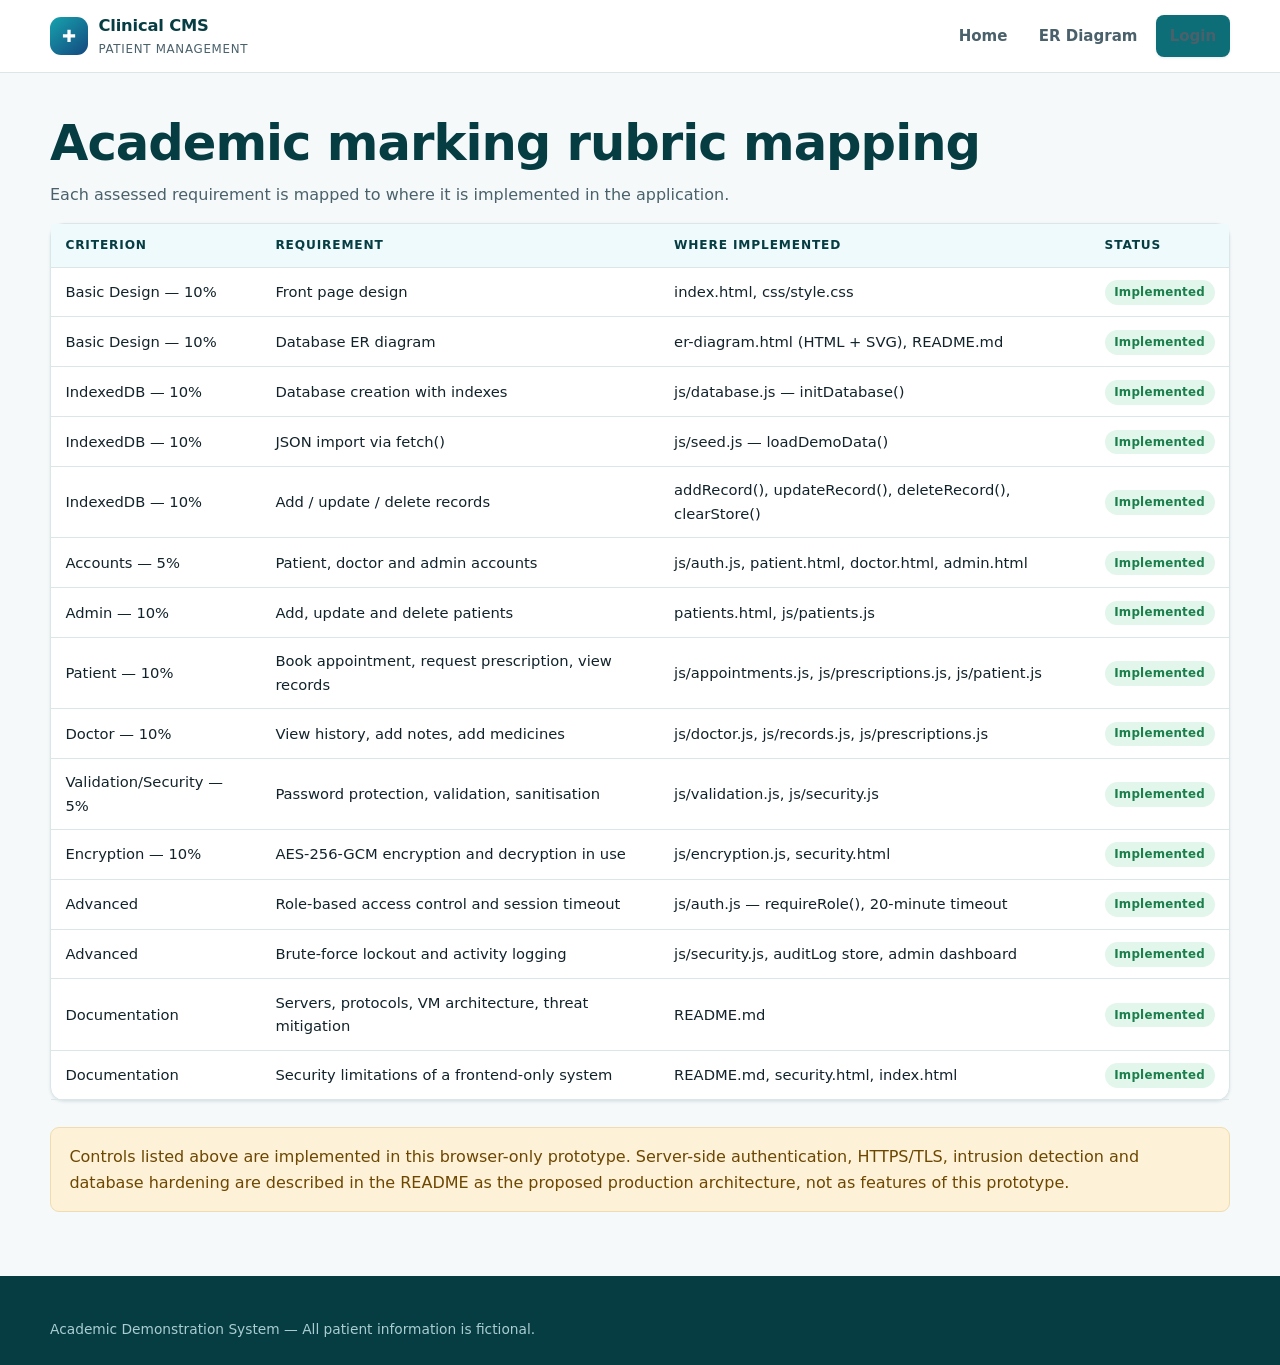
<file: app/clinic-website/rubric.html>
<!DOCTYPE html>
<html lang="en">
<head>
  <meta charset="utf-8" />
  <meta name="viewport" content="width=device-width, initial-scale=1" />
  <title>Rubric Mapping — Clinical Patient Management System</title>
  <meta name="description" content="Mapping of the implemented clinical patient management features to the academic marking rubric." />
  <link rel="stylesheet" href="./css/style.css" />
  <link rel="stylesheet" href="./css/dashboard.css" />
  <link rel="stylesheet" href="./css/responsive.css" />
</head>
<body style="display:flex;flex-direction:column;min-height:100vh">
  <a class="skip-link" href="#main">Skip to main content</a>
  <header class="site-header">
    <div class="container">
      <a class="brand" href="index.html">
        <span class="brand-mark" aria-hidden="true">✚</span>
        <span class="brand-name">Clinical CMS<span class="brand-sub">Patient Management</span></span>
      </a>
      <button class="nav-toggle" type="button" aria-label="Toggle navigation">☰</button>
      <nav class="main-nav" aria-label="Main navigation">
        <a href="index.html">Home</a>
        <a href="er-diagram.html">ER Diagram</a>
        <a class="btn btn-primary" href="login.html">Login</a>
      </nav>
    </div>
  </header>

  <main id="main" class="container doc-page">
    <h1>Academic marking rubric mapping</h1>
    <p style="max-width:70ch;color:var(--ink-soft)">Each assessed requirement is mapped to where it is implemented in the application.</p>

    <div class="panel">
      <div class="panel-body tight">
        <div class="table-wrap">
          <table class="data rubric-table responsive-cards">
            <thead>
              <tr><th>Criterion</th><th>Requirement</th><th>Where implemented</th><th>Status</th></tr>
            </thead>
            <tbody>
              <tr><td data-label="Criterion">Basic Design — 10%</td><td data-label="Requirement">Front page design</td><td data-label="Where">index.html, css/style.css</td><td data-label="Status"><span class="badge badge-completed">Implemented</span></td></tr>
              <tr><td data-label="Criterion">Basic Design — 10%</td><td data-label="Requirement">Database ER diagram</td><td data-label="Where">er-diagram.html (HTML + SVG), README.md</td><td data-label="Status"><span class="badge badge-completed">Implemented</span></td></tr>
              <tr><td data-label="Criterion">IndexedDB — 10%</td><td data-label="Requirement">Database creation with indexes</td><td data-label="Where">js/database.js — initDatabase()</td><td data-label="Status"><span class="badge badge-completed">Implemented</span></td></tr>
              <tr><td data-label="Criterion">IndexedDB — 10%</td><td data-label="Requirement">JSON import via fetch()</td><td data-label="Where">js/seed.js — loadDemoData()</td><td data-label="Status"><span class="badge badge-completed">Implemented</span></td></tr>
              <tr><td data-label="Criterion">IndexedDB — 10%</td><td data-label="Requirement">Add / update / delete records</td><td data-label="Where">addRecord(), updateRecord(), deleteRecord(), clearStore()</td><td data-label="Status"><span class="badge badge-completed">Implemented</span></td></tr>
              <tr><td data-label="Criterion">Accounts — 5%</td><td data-label="Requirement">Patient, doctor and admin accounts</td><td data-label="Where">js/auth.js, patient.html, doctor.html, admin.html</td><td data-label="Status"><span class="badge badge-completed">Implemented</span></td></tr>
              <tr><td data-label="Criterion">Admin — 10%</td><td data-label="Requirement">Add, update and delete patients</td><td data-label="Where">patients.html, js/patients.js</td><td data-label="Status"><span class="badge badge-completed">Implemented</span></td></tr>
              <tr><td data-label="Criterion">Patient — 10%</td><td data-label="Requirement">Book appointment, request prescription, view records</td><td data-label="Where">js/appointments.js, js/prescriptions.js, js/patient.js</td><td data-label="Status"><span class="badge badge-completed">Implemented</span></td></tr>
              <tr><td data-label="Criterion">Doctor — 10%</td><td data-label="Requirement">View history, add notes, add medicines</td><td data-label="Where">js/doctor.js, js/records.js, js/prescriptions.js</td><td data-label="Status"><span class="badge badge-completed">Implemented</span></td></tr>
              <tr><td data-label="Criterion">Validation/Security — 5%</td><td data-label="Requirement">Password protection, validation, sanitisation</td><td data-label="Where">js/validation.js, js/security.js</td><td data-label="Status"><span class="badge badge-completed">Implemented</span></td></tr>
              <tr><td data-label="Criterion">Encryption — 10%</td><td data-label="Requirement">AES-256-GCM encryption and decryption in use</td><td data-label="Where">js/encryption.js, security.html</td><td data-label="Status"><span class="badge badge-completed">Implemented</span></td></tr>
              <tr><td data-label="Criterion">Advanced</td><td data-label="Requirement">Role-based access control and session timeout</td><td data-label="Where">js/auth.js — requireRole(), 20-minute timeout</td><td data-label="Status"><span class="badge badge-completed">Implemented</span></td></tr>
              <tr><td data-label="Criterion">Advanced</td><td data-label="Requirement">Brute-force lockout and activity logging</td><td data-label="Where">js/security.js, auditLog store, admin dashboard</td><td data-label="Status"><span class="badge badge-completed">Implemented</span></td></tr>
              <tr><td data-label="Criterion">Documentation</td><td data-label="Requirement">Servers, protocols, VM architecture, threat mitigation</td><td data-label="Where">README.md</td><td data-label="Status"><span class="badge badge-completed">Implemented</span></td></tr>
              <tr><td data-label="Criterion">Documentation</td><td data-label="Requirement">Security limitations of a frontend-only system</td><td data-label="Where">README.md, security.html, index.html</td><td data-label="Status"><span class="badge badge-completed">Implemented</span></td></tr>
            </tbody>
          </table>
        </div>
      </div>
    </div>

    <div class="note" style="margin-top:1.6rem">
      Controls listed above are implemented in this browser-only prototype. Server-side authentication, HTTPS/TLS,
      intrusion detection and database hardening are described in the README as the proposed production architecture,
      not as features of this prototype.
    </div>
  </main>

  <footer class="site-footer">
    <div class="container">
      <p class="disclaimer" style="margin:0;border:0;padding:0">Academic Demonstration System — All patient information is fictional.</p>
    </div>
  </footer>
  <script src="./js/app.js"></script>
</body>
</html>
</file>
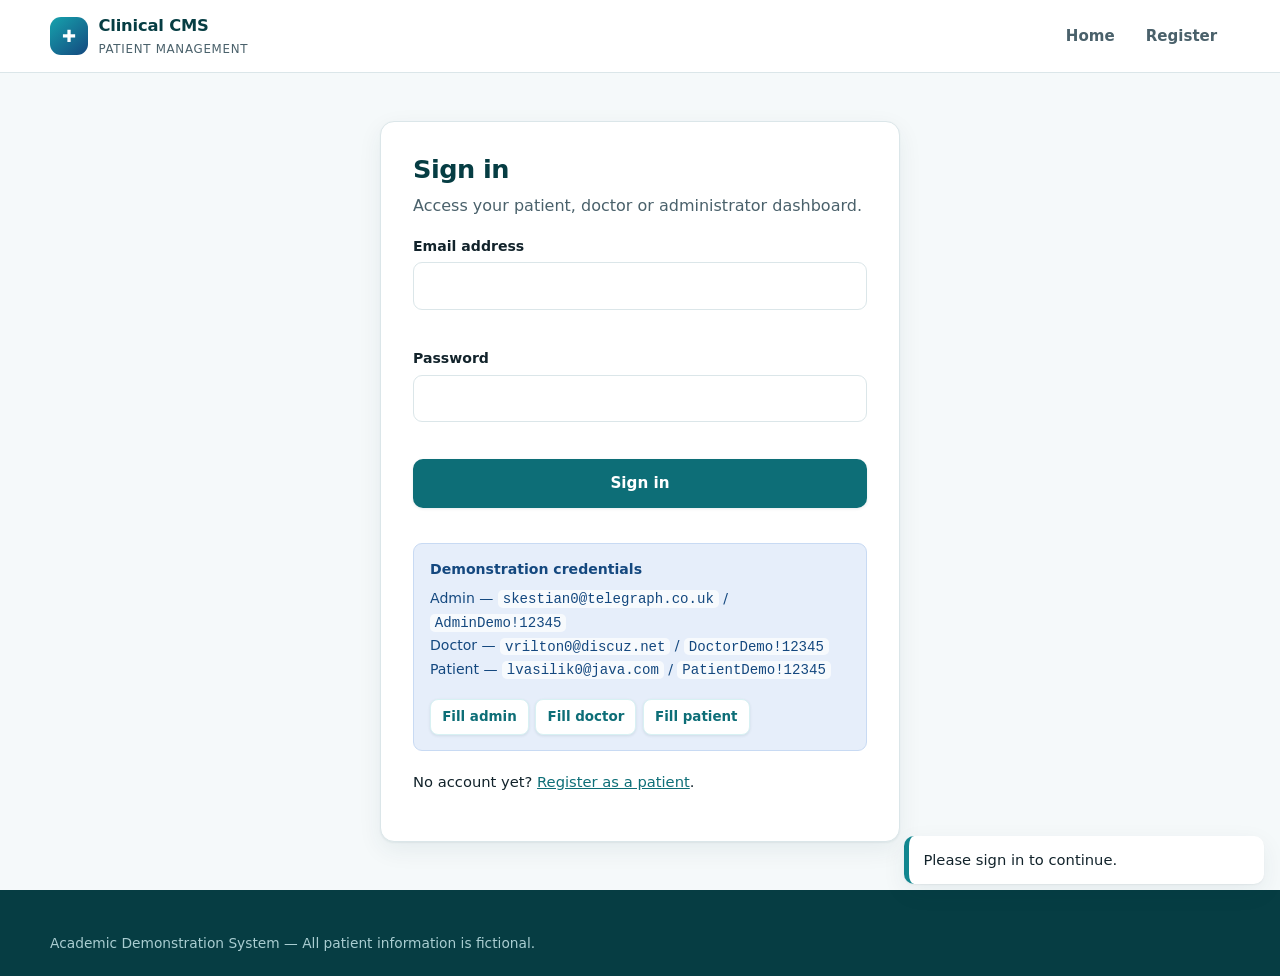
<file: app/clinic-website/security.html>
<!DOCTYPE html>
<html lang="en">
<head>
  <meta charset="utf-8" />
  <meta name="viewport" content="width=device-width, initial-scale=1" />
  <title>Security Status — Clinical Patient Management System</title>
  <meta name="description" content="Security Status in the clinical patient management demonstration system. Academic project with fictional data only." />
  <link rel="stylesheet" href="./css/style.css" />
  <link rel="stylesheet" href="./css/dashboard.css" />
  <link rel="stylesheet" href="./css/responsive.css" />
</head>
<body>
  <a class="skip-link" href="#content">Skip to main content</a>
  <div class="app-shell">
    <aside class="sidebar" id="sidebar" aria-label="Sidebar"></aside>
    <div class="scrim" id="scrim" hidden></div>
    <div class="app-main">
      <header class="topbar" id="topbar"></header>
      <main class="content" id="content" tabindex="-1"></main>
      <footer style="padding:1rem 1.6rem;font-size:.82rem;color:var(--ink-soft)">
        Academic Demonstration System — All patient information is fictional.
      </footer>
    </div>
  </div>

  <div id="toast-region" role="status" aria-live="polite"></div>
  <div class="modal-backdrop" id="modal-root" hidden></div>

  <script src="./js/security.js"></script>
  <script src="./js/database.js"></script>
  <script src="./js/encryption.js"></script>
  <script src="./js/validation.js"></script>
  <script src="./js/auth.js"></script>
  <script src="./js/seed.js"></script>
  <script src="./js/data.js"></script>
  <script src="./js/app.js"></script>
  <script src="./js/security-page.js"></script>
</body>
</html>
</file>
<file: app/clinic-website/css/style.css>
/* =========================================================
   Clinical Patient Management System — core stylesheet
   Academic demonstration project (HTML5 / CSS3 / Vanilla JS)
   ========================================================= */

:root {
  --teal-900: #063d43;
  --teal-700: #0d6e77;
  --teal-600: #11868f;
  --teal-500: #16a3ad;
  --teal-100: #d8f1f3;
  --teal-50:  #eefafb;
  --blue-700: #14487f;
  --blue-500: #2b6cb0;
  --ink:      #12232b;
  --ink-soft: #4a616b;
  --line:     #dbe6e9;
  --bg:       #f5f9fa;
  --white:    #ffffff;
  --ok:       #1a7f4b;
  --ok-bg:    #e3f6ec;
  --warn:     #9a6400;
  --warn-bg:  #fdf1d8;
  --danger:   #b3261e;
  --danger-bg:#fdeceb;
  --info:     #14487f;
  --info-bg:  #e6eefa;
  --radius:   14px;
  --radius-sm: 9px;
  --shadow:   0 1px 2px rgba(6, 61, 67, .06), 0 8px 24px rgba(6, 61, 67, .07);
  --shadow-sm:0 1px 3px rgba(6, 61, 67, .10);
  --font: "Segoe UI", system-ui, -apple-system, "Helvetica Neue", Arial, sans-serif;
}

* { box-sizing: border-box; }

html { scroll-behavior: smooth; }

body {
  margin: 0;
  font-family: var(--font);
  color: var(--ink);
  background: var(--bg);
  line-height: 1.6;
  -webkit-font-smoothing: antialiased;
}

h1, h2, h3, h4 { line-height: 1.22; margin: 0 0 .5rem; color: var(--teal-900); }
h1 { font-size: clamp(2rem, 4.2vw, 3.1rem); letter-spacing: -.02em; }
h2 { font-size: clamp(1.4rem, 2.6vw, 2rem); letter-spacing: -.01em; }
h3 { font-size: 1.15rem; }
p  { margin: 0 0 1rem; }
a  { color: var(--teal-700); }

.container { width: min(1180px, 100% - 2.5rem); margin-inline: auto; }

/* ---------- Skip link (accessibility) ---------- */
.skip-link {
  position: absolute; left: -9999px; top: 0; z-index: 999;
  background: var(--teal-900); color: #fff; padding: .7rem 1.1rem; border-radius: 0 0 8px 0;
}
.skip-link:focus { left: 0; }

:focus-visible { outline: 3px solid var(--teal-500); outline-offset: 2px; }

/* ---------- Site header ---------- */
.site-header {
  position: sticky; top: 0; z-index: 50;
  background: rgba(255, 255, 255, .94);
  backdrop-filter: blur(8px);
  border-bottom: 1px solid var(--line);
}
.site-header .container {
  display: flex; align-items: center; justify-content: space-between; gap: 1rem;
  min-height: 72px;
}
.brand { display: flex; align-items: center; gap: .65rem; text-decoration: none; color: var(--teal-900); }
.brand-mark {
  width: 38px; height: 38px; border-radius: 11px; flex: none;
  background: linear-gradient(140deg, var(--teal-500), var(--blue-700));
  display: grid; place-items: center; color: #fff; font-weight: 700; font-size: 1.05rem;
}
.brand-name { font-weight: 700; font-size: 1.02rem; letter-spacing: -.01em; }
.brand-sub { display: block; font-weight: 400; font-size: .74rem; color: var(--ink-soft); letter-spacing: .06em; text-transform: uppercase; }

.main-nav { display: flex; align-items: center; gap: .35rem; }
.main-nav a {
  padding: .5rem .8rem; border-radius: 8px; text-decoration: none;
  color: var(--ink-soft); font-weight: 600; font-size: .94rem;
}
.main-nav a:hover { background: var(--teal-50); color: var(--teal-700); }
.nav-toggle {
  display: none; background: none; border: 1px solid var(--line);
  border-radius: 9px; padding: .45rem .7rem; font-size: 1.1rem; cursor: pointer;
}

/* ---------- Buttons ---------- */
.btn {
  display: inline-flex; align-items: center; justify-content: center; gap: .45rem;
  padding: .7rem 1.25rem; border-radius: 10px; border: 1px solid transparent;
  font: inherit; font-weight: 600; font-size: .95rem; cursor: pointer;
  text-decoration: none; transition: transform .12s ease, background .15s ease, box-shadow .15s ease;
}
.btn:active { transform: translateY(1px); }
.btn-primary { background: var(--teal-700); color: #fff; box-shadow: var(--shadow-sm); }
.btn-primary:hover { background: var(--teal-600); }
.btn-secondary { background: var(--white); color: var(--teal-700); border-color: var(--teal-100); box-shadow: var(--shadow-sm); }
.btn-secondary:hover { background: var(--teal-50); }
.btn-ghost { background: transparent; color: var(--ink-soft); border-color: var(--line); }
.btn-ghost:hover { background: var(--white); color: var(--teal-700); }
.btn-danger { background: var(--danger); color: #fff; }
.btn-danger:hover { background: #8f1d17; }
.btn-sm { padding: .4rem .7rem; font-size: .84rem; border-radius: 8px; }
.btn-block { width: 100%; }

/* ---------- Hero ---------- */
.hero {
  background:
    radial-gradient(900px 420px at 88% -12%, var(--teal-100), transparent 62%),
    linear-gradient(180deg, #ffffff, var(--bg));
  padding: clamp(3rem, 7vw, 5.5rem) 0 clamp(2.5rem, 5vw, 4rem);
  border-bottom: 1px solid var(--line);
}
.hero-grid { display: grid; grid-template-columns: 1.15fr .85fr; gap: 3rem; align-items: center; }
.eyebrow {
  display: inline-flex; align-items: center; gap: .5rem;
  background: var(--white); border: 1px solid var(--teal-100); color: var(--teal-700);
  padding: .32rem .8rem; border-radius: 999px; font-size: .78rem; font-weight: 700;
  letter-spacing: .07em; text-transform: uppercase; margin-bottom: 1.1rem;
}
.hero p.lead { font-size: 1.12rem; color: var(--ink-soft); max-width: 46ch; }
.hero-actions { display: flex; flex-wrap: wrap; gap: .7rem; margin-top: 1.8rem; }

.hero-panel {
  background: var(--white); border: 1px solid var(--line); border-radius: var(--radius);
  box-shadow: var(--shadow); padding: 1.4rem;
}
.hero-panel h3 { font-size: .8rem; letter-spacing: .09em; text-transform: uppercase; color: var(--ink-soft); }
.mini-stats { display: grid; grid-template-columns: 1fr 1fr; gap: .8rem; margin-top: .9rem; }
.mini-stat { background: var(--teal-50); border-radius: var(--radius-sm); padding: .85rem; }
.mini-stat strong { display: block; font-size: 1.5rem; color: var(--teal-900); }
.mini-stat span { font-size: .8rem; color: var(--ink-soft); }

/* ---------- Sections ---------- */
.section { padding: clamp(2.8rem, 6vw, 4.5rem) 0; }
.section-alt { background: var(--white); border-block: 1px solid var(--line); }
.section-head { max-width: 62ch; margin-bottom: 2rem; }
.section-head p { color: var(--ink-soft); }

.grid-3 { display: grid; grid-template-columns: repeat(3, 1fr); gap: 1.1rem; }
.grid-2 { display: grid; grid-template-columns: repeat(2, 1fr); gap: 1.1rem; }

.card {
  background: var(--white); border: 1px solid var(--line); border-radius: var(--radius);
  padding: 1.35rem; box-shadow: var(--shadow-sm);
}
.card h3 { margin-bottom: .35rem; }
.card p { color: var(--ink-soft); margin: 0; font-size: .95rem; }
.card-icon {
  width: 42px; height: 42px; border-radius: 12px; display: grid; place-items: center;
  background: var(--teal-50); color: var(--teal-700); font-size: 1rem; font-weight: 700; letter-spacing: .02em; margin-bottom: .85rem;
}

.check-list { list-style: none; padding: 0; margin: 0; display: grid; gap: .6rem; }
.check-list li { display: flex; gap: .6rem; align-items: flex-start; color: var(--ink-soft); }
.check-list li::before { content: "✓"; color: var(--ok); font-weight: 700; }

/* ---------- Footer ---------- */
.site-footer { background: var(--teal-900); color: #cfe6e8; padding: 2.6rem 0 1.6rem; margin-top: auto; }
.site-footer a { color: #9fdbe0; }
.footer-grid { display: grid; grid-template-columns: 1.6fr 1fr 1fr; gap: 2rem; }
.site-footer h4 { color: #fff; font-size: .82rem; letter-spacing: .09em; text-transform: uppercase; }
.site-footer ul { list-style: none; padding: 0; margin: 0; display: grid; gap: .4rem; font-size: .92rem; }
.disclaimer {
  margin-top: 2rem; padding-top: 1.1rem; border-top: 1px solid rgba(255, 255, 255, .15);
  font-size: .86rem; color: #a9cdd1;
}

/* ---------- Forms / auth ---------- */
.auth-wrap { display: grid; place-items: center; padding: 3rem 0; }
.auth-card {
  width: min(520px, 100%); background: var(--white); border: 1px solid var(--line);
  border-radius: var(--radius); box-shadow: var(--shadow); padding: 2rem;
}
.form-grid { display: grid; gap: 1rem; }
.form-grid.two { grid-template-columns: 1fr 1fr; }
.field { display: grid; gap: .32rem; }
.field label { font-weight: 600; font-size: .88rem; color: var(--ink); }
.field input, .field select, .field textarea {
  font: inherit; padding: .62rem .75rem; border: 1px solid var(--line);
  border-radius: var(--radius-sm); background: var(--white); color: var(--ink); width: 100%;
}
.field textarea { min-height: 96px; resize: vertical; }
.field input:focus, .field select:focus, .field textarea:focus { border-color: var(--teal-500); outline: none; box-shadow: 0 0 0 3px var(--teal-100); }
.field .hint { font-size: .8rem; color: var(--ink-soft); }
.field .error { font-size: .82rem; color: var(--danger); min-height: 1rem; }
.field.invalid input, .field.invalid select, .field.invalid textarea { border-color: var(--danger); }

.demo-credentials {
  background: var(--info-bg); border: 1px solid #c8daf3; border-radius: var(--radius-sm);
  padding: .9rem 1rem; font-size: .88rem; color: var(--info); margin-top: 1.2rem;
}
.demo-credentials code { background: rgba(255, 255, 255, .7); padding: .05rem .3rem; border-radius: 5px; }
.demo-credentials button { margin-top: .5rem; }

/* ---------- Toast notifications ---------- */
#toast-region {
  position: fixed; right: 1rem; bottom: 1rem; z-index: 200;
  display: grid; gap: .55rem; width: min(360px, calc(100% - 2rem));
}
.toast {
  background: var(--white); border-left: 5px solid var(--teal-600); border-radius: 10px;
  box-shadow: var(--shadow); padding: .75rem .9rem; font-size: .92rem;
  animation: toast-in .22s ease-out;
}
.toast.success { border-left-color: var(--ok); }
.toast.error   { border-left-color: var(--danger); }
.toast.warn    { border-left-color: var(--warn); }
@keyframes toast-in { from { opacity: 0; transform: translateY(8px); } to { opacity: 1; transform: none; } }

/* ---------- Badges ---------- */
.badge {
  display: inline-block; padding: .18rem .6rem; border-radius: 999px;
  font-size: .76rem; font-weight: 700; letter-spacing: .02em; white-space: nowrap;
}
.badge-requested { background: var(--warn-bg); color: var(--warn); }
.badge-confirmed { background: var(--info-bg); color: var(--info); }
.badge-approved  { background: var(--info-bg); color: var(--info); }
.badge-active    { background: var(--teal-100); color: var(--teal-700); }
.badge-completed { background: var(--ok-bg); color: var(--ok); }
.badge-cancelled,
.badge-rejected  { background: var(--danger-bg); color: var(--danger); }

/* ---------- ER diagram ---------- */
.er-board { display: grid; grid-template-columns: repeat(auto-fit, minmax(250px, 1fr)); gap: 1.1rem; }
.er-table { background: var(--white); border: 1px solid var(--line); border-radius: var(--radius); overflow: hidden; box-shadow: var(--shadow-sm); }
.er-table header { background: var(--teal-700); color: #fff; padding: .6rem .9rem; font-weight: 700; font-size: .95rem; }
.er-table ul { list-style: none; margin: 0; padding: .5rem .9rem .8rem; font-size: .88rem; }
.er-table li { display: flex; justify-content: space-between; gap: .8rem; padding: .22rem 0; border-bottom: 1px dashed #eef3f4; }
.er-table li:last-child { border-bottom: 0; }
.key { font-size: .7rem; font-weight: 700; padding: .05rem .4rem; border-radius: 5px; }
.key-pk { background: #fdf1d8; color: var(--warn); }
.key-fk { background: var(--info-bg); color: var(--info); }
.er-legend { display: flex; flex-wrap: wrap; gap: 1rem; margin-bottom: 1.4rem; font-size: .88rem; color: var(--ink-soft); }

/* ---------- Docs / rubric ---------- */
.doc-page { padding: 2.5rem 0 4rem; }
.doc-page section { margin-bottom: 2.2rem; }
.rubric-table td .badge { font-size: .74rem; }
.note {
  background: var(--warn-bg); border: 1px solid #f0dcaf; color: #6d4700;
  border-radius: var(--radius-sm); padding: 1rem 1.15rem;
}
</file>
<file: app/clinic-website/css/dashboard.css>
/* =========================================================
   Dashboard shell: sidebar, stat cards, tables, modals
   ========================================================= */

.app-shell { display: grid; grid-template-columns: 258px 1fr; min-height: 100vh; }

/* ---------- Sidebar ---------- */
.sidebar {
  background: var(--teal-900); color: #cfe6e8; padding: 1.2rem 1rem;
  display: flex; flex-direction: column; gap: 1.2rem; position: sticky; top: 0; height: 100vh;
}
.sidebar .brand { color: #fff; }
.sidebar .brand-sub { color: #8fc4c9; }
.side-nav { display: grid; gap: .18rem; }
.side-nav a {
  display: flex; align-items: center; gap: .6rem; padding: .58rem .7rem; border-radius: 9px;
  color: #cfe6e8; text-decoration: none; font-size: .93rem; font-weight: 600;
}
.side-nav a:hover { background: rgba(255, 255, 255, .09); color: #fff; }
.side-nav a.active { background: var(--teal-600); color: #fff; }
.side-nav .nav-icon { width: 1.2rem; text-align: center; }
.sidebar-foot { margin-top: auto; font-size: .78rem; color: #8fc4c9; }
.role-pill {
  display: inline-block; background: rgba(255, 255, 255, .12); color: #fff;
  padding: .2rem .6rem; border-radius: 999px; font-size: .72rem;
  font-weight: 700; letter-spacing: .08em; text-transform: uppercase;
}

/* ---------- Topbar + content ---------- */
.app-main { display: flex; flex-direction: column; min-width: 0; }
.topbar {
  background: var(--white); border-bottom: 1px solid var(--line);
  padding: .9rem 1.6rem; display: flex; align-items: center; justify-content: space-between; gap: 1rem;
  position: sticky; top: 0; z-index: 20;
}
.topbar h1 { font-size: 1.28rem; margin: 0; }
.topbar .who { font-size: .85rem; color: var(--ink-soft); }
.topbar-actions { display: flex; align-items: center; gap: .6rem; }
.sidebar-toggle { display: none; }

.content { padding: 1.6rem; display: grid; gap: 1.4rem; align-content: start; }

/* ---------- Stat cards ---------- */
.stat-grid { display: grid; grid-template-columns: repeat(4, 1fr); gap: 1rem; }
.stat-card {
  background: var(--white); border: 1px solid var(--line); border-radius: var(--radius);
  padding: 1.1rem 1.2rem; box-shadow: var(--shadow-sm); position: relative; overflow: hidden;
}
.stat-card::after {
  content: ""; position: absolute; inset: 0 auto 0 0; width: 4px;
  background: linear-gradient(var(--teal-500), var(--blue-700));
}
.stat-card .label { font-size: .78rem; letter-spacing: .08em; text-transform: uppercase; color: var(--ink-soft); }
.stat-card .value { font-size: 2rem; font-weight: 700; color: var(--teal-900); line-height: 1.15; }
.stat-card .sub { font-size: .82rem; color: var(--ink-soft); }

/* ---------- Panels ---------- */
.panel { background: var(--white); border: 1px solid var(--line); border-radius: var(--radius); box-shadow: var(--shadow-sm); }
.panel-head {
  display: flex; align-items: center; justify-content: space-between; gap: 1rem; flex-wrap: wrap;
  padding: 1rem 1.2rem; border-bottom: 1px solid var(--line);
}
.panel-head h2 { font-size: 1.05rem; margin: 0; }
.panel-body { padding: 1.2rem; }
.panel-body.tight { padding: 0; }
.toolbar { display: flex; flex-wrap: wrap; gap: .6rem; align-items: center; }
.toolbar input[type="search"], .toolbar select, .toolbar input[type="date"] {
  font: inherit; padding: .48rem .7rem; border: 1px solid var(--line);
  border-radius: var(--radius-sm); background: var(--white); min-width: 190px;
}

/* ---------- Tables ---------- */
.table-wrap { overflow-x: auto; }
table.data { width: 100%; border-collapse: collapse; font-size: .92rem; }
table.data th, table.data td { padding: .72rem .9rem; text-align: left; border-bottom: 1px solid var(--line); vertical-align: middle; }
table.data thead th {
  background: var(--teal-50); color: var(--teal-900); font-size: .76rem;
  letter-spacing: .07em; text-transform: uppercase; position: sticky; top: 0;
}
table.data tbody tr:hover { background: #f8fcfc; }
table.data td .btn { margin-right: .3rem; }
.empty-row td { text-align: center; color: var(--ink-soft); padding: 2rem; }
.pager { display: flex; align-items: center; justify-content: space-between; gap: 1rem; padding: .8rem 1.2rem; border-top: 1px solid var(--line); font-size: .87rem; color: var(--ink-soft); flex-wrap: wrap; }

/* ---------- Timeline ---------- */
.timeline { display: grid; gap: .9rem; position: relative; }
.timeline-item {
  background: var(--white); border: 1px solid var(--line); border-left: 4px solid var(--teal-500);
  border-radius: var(--radius-sm); padding: .95rem 1.1rem;
}
.timeline-item .meta { font-size: .8rem; color: var(--ink-soft); display: flex; gap: .8rem; flex-wrap: wrap; }
.timeline-item h4 { margin: .25rem 0 .35rem; font-size: 1rem; }
.timeline-item p { margin: 0 0 .3rem; font-size: .92rem; color: var(--ink-soft); }

/* ---------- Modal ---------- */
.modal-backdrop {
  position: fixed; inset: 0; background: rgba(6, 35, 40, .5); z-index: 150;
  display: grid; place-items: center; padding: 1rem; overflow-y: auto;
}
.modal-backdrop[hidden] { display: none; }
.modal {
  background: var(--white); border-radius: var(--radius); width: min(680px, 100%);
  box-shadow: 0 20px 60px rgba(0, 0, 0, .28); max-height: 90vh; display: flex; flex-direction: column;
}
.modal header { padding: 1.1rem 1.3rem; border-bottom: 1px solid var(--line); display: flex; justify-content: space-between; align-items: center; }
.modal header h2 { margin: 0; font-size: 1.1rem; }
.modal .modal-body { padding: 1.3rem; overflow-y: auto; }
.modal footer { padding: 1rem 1.3rem; border-top: 1px solid var(--line); display: flex; justify-content: flex-end; gap: .6rem; }
.icon-btn { background: none; border: 0; font-size: 1.3rem; line-height: 1; cursor: pointer; color: var(--ink-soft); }

/* ---------- Misc ---------- */
.kv { display: grid; grid-template-columns: 170px 1fr; gap: .45rem 1rem; font-size: .93rem; }
.kv dt { color: var(--ink-soft); font-weight: 600; }
.kv dd { margin: 0; }
.security-list { list-style: none; padding: 0; margin: 0; display: grid; gap: .55rem; }
.security-list li { display: flex; gap: .6rem; align-items: center; background: var(--ok-bg); color: #10603a; padding: .6rem .8rem; border-radius: var(--radius-sm); font-size: .92rem; }
.encrypted-peek { font-family: "Consolas", "SF Mono", monospace; font-size: .78rem; word-break: break-all; color: var(--ink-soft); background: #f2f7f8; padding: .6rem .7rem; border-radius: 8px; max-height: 120px; overflow: auto; }
.split { display: grid; grid-template-columns: 1.4fr 1fr; gap: 1.4rem; align-items: start; }
</file>
<file: app/clinic-website/css/responsive.css>
/* =========================================================
   Responsive rules — desktop, tablet and mobile
   ========================================================= */

@media (max-width: 1100px) {
  .stat-grid { grid-template-columns: repeat(2, 1fr); }
  .split { grid-template-columns: 1fr; }
}

@media (max-width: 960px) {
  .hero-grid { grid-template-columns: 1fr; }
  .grid-3 { grid-template-columns: repeat(2, 1fr); }
  .footer-grid { grid-template-columns: 1fr 1fr; }

  /* Collapsible dashboard sidebar */
  .app-shell { grid-template-columns: 1fr; }
  .sidebar {
    position: fixed; inset: 0 auto 0 0; width: 258px; transform: translateX(-100%);
    transition: transform .22s ease; z-index: 120; height: 100vh;
  }
  .sidebar.open { transform: none; box-shadow: 0 0 60px rgba(0, 0, 0, .35); }
  .sidebar-toggle { display: inline-flex; }
  .scrim { position: fixed; inset: 0; background: rgba(6, 35, 40, .45); z-index: 110; }
  .scrim[hidden] { display: none; }
}

@media (max-width: 720px) {
  .main-nav {
    display: none; position: absolute; top: 72px; left: 0; right: 0;
    background: var(--white); border-bottom: 1px solid var(--line);
    flex-direction: column; align-items: stretch; padding: .6rem 1rem 1rem; gap: .2rem;
  }
  .main-nav.open { display: flex; }
  .main-nav a { padding: .7rem .8rem; }
  .nav-toggle { display: inline-flex; }

  .grid-3, .grid-2, .form-grid.two { grid-template-columns: 1fr; }
  .stat-grid { grid-template-columns: 1fr 1fr; }
  .footer-grid { grid-template-columns: 1fr; }
  .hero-actions .btn { flex: 1 1 100%; }
  .content { padding: 1rem; }
  .topbar { padding: .8rem 1rem; }
  .kv { grid-template-columns: 1fr; }
  .kv dt { margin-top: .4rem; }

  /* Stacked "card" tables on small screens */
  table.responsive-cards thead { display: none; }
  table.responsive-cards, table.responsive-cards tbody, table.responsive-cards tr, table.responsive-cards td { display: block; width: 100%; }
  table.responsive-cards tr {
    border: 1px solid var(--line); border-radius: var(--radius-sm);
    margin: .7rem; padding: .3rem .2rem; background: var(--white);
  }
  table.responsive-cards td { border: 0; display: flex; justify-content: space-between; gap: 1rem; padding: .4rem .8rem; }
  table.responsive-cards td::before {
    content: attr(data-label); font-weight: 700; font-size: .74rem;
    letter-spacing: .06em; text-transform: uppercase; color: var(--ink-soft); flex: none;
  }
}

@media (max-width: 460px) {
  .stat-grid { grid-template-columns: 1fr; }
  .toolbar input[type="search"], .toolbar select { min-width: 0; width: 100%; }
  .toolbar { width: 100%; }
}

@media print {
  .sidebar, .topbar, .site-header, .toolbar, #toast-region { display: none !important; }
  .app-shell { grid-template-columns: 1fr; }
}
</file>
